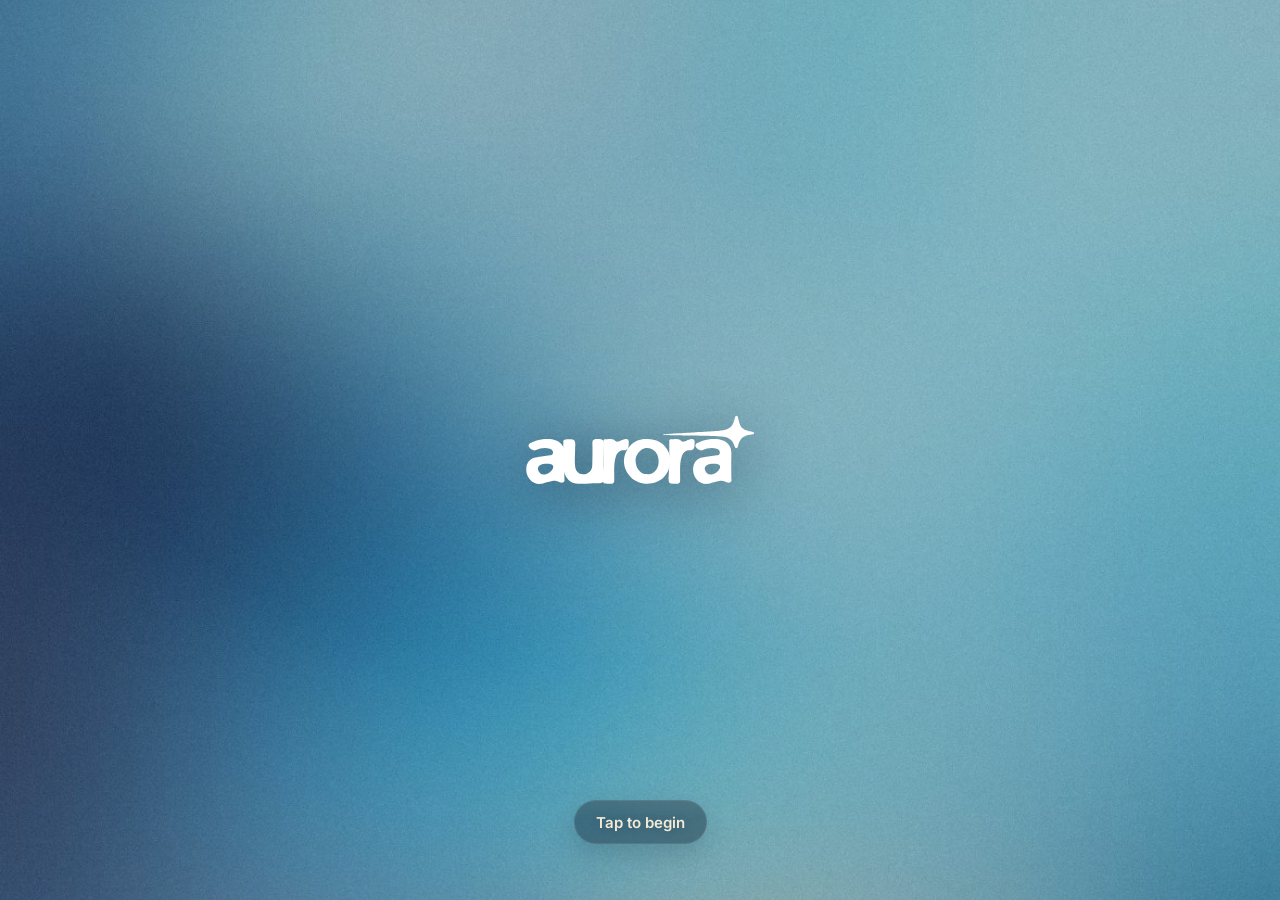
<file: index.html>
<!doctype html>
<html lang="en">
<head>
<meta charset="utf-8">
<meta name="viewport" content="width=device-width, initial-scale=1, viewport-fit=cover, maximum-scale=1, user-scalable=no">
<title>Aurora</title>
<meta name="description" content="Aurora — your day, cards, board and plan.">
<meta name="theme-color" content="#060b1c">
<meta name="apple-mobile-web-app-capable" content="yes">
<meta name="mobile-web-app-capable" content="yes">
<meta name="apple-mobile-web-app-status-bar-style" content="black-translucent">
<meta name="apple-mobile-web-app-title" content="Aurora">
<meta name="format-detection" content="telephone=no">
<link rel="manifest" href="manifest.webmanifest">
<link rel="apple-touch-icon" href="icon-180.png">
<link rel="icon" href="icon-192.png">
<link rel="preload" href="fonts/inter-latin-500-normal.woff2" as="font" type="font/woff2" crossorigin>
<link rel="preload" href="fonts/bricolage-grotesque-latin-800-normal.woff2" as="font" type="font/woff2" crossorigin>
<link rel="stylesheet" href="app.css?v=17">
<link rel="stylesheet" href="desktop.css?v=17">
</head>
<body>
<div id="bg" aria-hidden="true"><img class="wall" id="wallImg" src="wall.jpg" alt=""><div class="dim" id="wallDim"></div><div class="aura"><i class="a1"></i><i class="a2"></i><i class="a3"></i></div></div>
<main id="app">
  <section class="scr" id="s-home" aria-label="Home"></section>
  <section class="scr" id="s-spaces" aria-label="Spaces"></section>
  <section class="scr" id="s-board" aria-label="Board"></section>
  <section class="scr" id="s-plan" aria-label="Plan"></section>
  <section class="scr push" id="s-card" aria-label="Card"></section>
  <section class="scr push" id="s-settings" aria-label="Settings"></section>
</main>
<nav class="nav" id="nav" aria-label="Main">
  <div class="bar frost" role="tablist"></div>
  <button class="plus cr press" id="plusBtn" aria-label="Add"></button>
</nav>
<div id="desk"></div>
<div id="scrim"></div>
<div id="sheet" class="frost" role="dialog" aria-modal="true"></div>
<div id="viewer" role="dialog" aria-modal="true"></div>
<div id="toast" role="status" aria-live="polite"></div>
<div id="vlayer" role="dialog" aria-modal="true"></div>
<div id="welcome"></div>
<input type="file" id="fileIn" accept="image/*,video/*" hidden>
<input type="file" id="wallIn" accept="image/*" hidden>
<input type="file" id="restoreIn" accept="application/json,.json" hidden>
<script src="js/core.js?v=17"></script>
<script src="js/ui.js?v=17"></script>
<script src="js/screens.js?v=17"></script>
<script src="js/sheets.js?v=17"></script>
<script src="js/push.js?v=17"></script>
<script src="js/sync.js?v=17"></script>
<script src="js/spolu.js?v=17"></script>
<script src="js/app.js?v=17"></script>
<script src="js/desktop.js?v=17"></script>
</body>
</html>
</file>
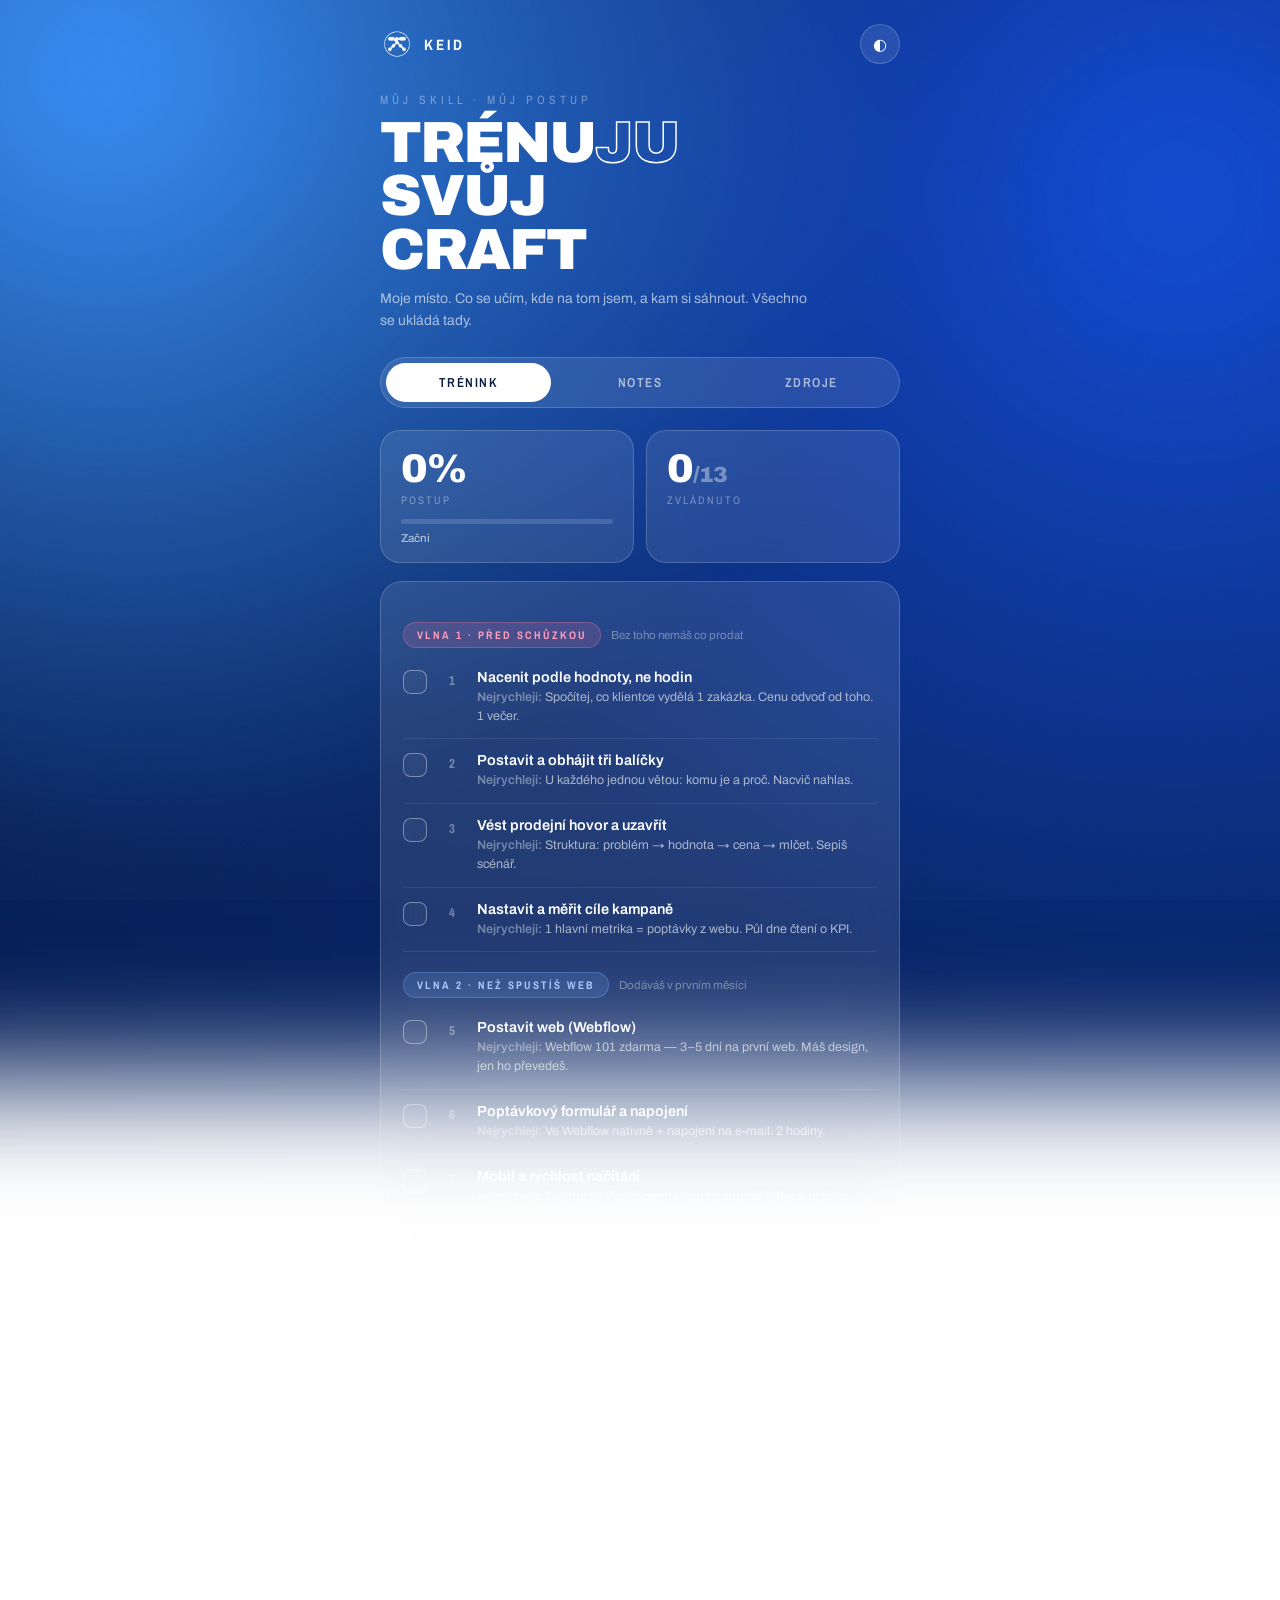
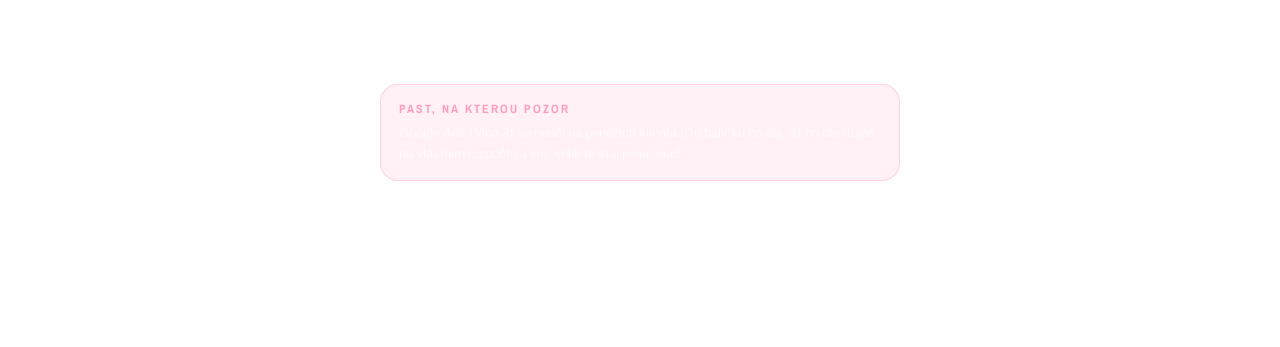
<file: keid-skill.html>
<!DOCTYPE html>
<html lang="cs">
<head>
<meta charset="UTF-8">
<meta name="viewport" content="width=device-width, initial-scale=1.0">
<title>KEID · Můj skill</title>
<link href="https://fonts.googleapis.com/css2?family=Archivo:wght@400;500;600;700;800;900&family=Archivo+Narrow:wght@500;600;700&display=swap" rel="stylesheet">
<style>
*,*::before,*::after{box-sizing:border-box;margin:0;padding:0}
:root{
  --txt:#fff;
  --txt-dim:rgba(255,255,255,0.62);
  --txt-faint:rgba(255,255,255,0.38);
  --glass:rgba(255,255,255,0.10);
  --glass-hi:rgba(255,255,255,0.16);
  --glass-line:rgba(255,255,255,0.18);
  --accent:#4a7cff;
  --g1:#0a1a3f; --g2:#1e4bb8; --g3:#4a90e2; --g4:#0d2456;
}
html{scroll-behavior:smooth}
body{
  font-family:'Archivo',sans-serif;color:var(--txt);
  min-height:100vh;overflow-x:hidden;position:relative;
  -webkit-font-smoothing:antialiased;
}
.bg{
  position:fixed;inset:-20%;z-index:-2;
  background:radial-gradient(circle at 20% 20%,var(--g3) 0%,transparent 45%),
             radial-gradient(circle at 80% 30%,var(--g2) 0%,transparent 50%),
             radial-gradient(circle at 50% 80%,var(--g4) 0%,transparent 55%),
             linear-gradient(135deg,var(--g1),var(--g4));
  filter:blur(60px) saturate(1.3);
  animation:drift 22s ease-in-out infinite alternate;
}
.bg-grain{position:fixed;inset:0;z-index:-1;opacity:0.04;pointer-events:none;
  background-image:url("data:image/svg+xml,%3Csvg xmlns='http://www.w3.org/2000/svg' width='120' height='120'%3E%3Cfilter id='n'%3E%3CfeTurbulence type='fractalNoise' baseFrequency='0.8' numOctaves='3'/%3E%3C/filter%3E%3Crect width='100%25' height='100%25' filter='url(%23n)'/%3E%3C/svg%3E");}
@keyframes drift{
  0%{transform:translate(0,0) scale(1)}
  50%{transform:translate(-3%,2%) scale(1.05)}
  100%{transform:translate(2%,-2%) scale(1.02)}
}

.wrap{max-width:560px;margin:0 auto;padding:24px 20px 120px;position:relative}

/* TOP BAR */
.topbar{display:flex;align-items:center;justify-content:space-between;margin-bottom:28px}
.brand{display:flex;align-items:center;gap:10px}
.brand img{width:34px;height:34px;object-fit:contain;opacity:0.95}
.brand-txt{font-family:'Archivo Narrow',sans-serif;font-weight:700;font-size:15px;letter-spacing:3px;color:var(--txt)}
.vibe-btn{width:40px;height:40px;border-radius:50%;border:1px solid var(--glass-line);
  background:var(--glass);backdrop-filter:blur(20px);-webkit-backdrop-filter:blur(20px);
  cursor:pointer;display:flex;align-items:center;justify-content:center;font-size:16px;transition:all .2s;color:var(--txt)}
.vibe-btn:hover{background:var(--glass-hi);transform:scale(1.05)}

/* HERO */
.hero{margin-bottom:24px}
.hero-label{font-family:'Archivo Narrow',sans-serif;font-size:12px;letter-spacing:4px;text-transform:uppercase;color:var(--txt-faint);margin-bottom:8px}
.hero-title{font-weight:900;font-size:clamp(38px,11vw,58px);line-height:0.92;letter-spacing:-2px;text-transform:uppercase}
.hero-title em{font-style:normal;-webkit-text-stroke:1.5px var(--txt);color:transparent}
.hero-sub{font-size:14px;color:var(--txt-dim);line-height:1.6;margin-top:12px;max-width:440px;font-weight:400}

/* TABS */
.tabs{display:flex;gap:6px;margin-bottom:22px;background:var(--glass);border:1px solid var(--glass-line);
  backdrop-filter:blur(20px);-webkit-backdrop-filter:blur(20px);border-radius:50px;padding:5px}
.tab{flex:1;padding:11px 8px;border-radius:50px;font-family:'Archivo Narrow',sans-serif;font-weight:600;
  font-size:13px;letter-spacing:1.5px;text-transform:uppercase;text-align:center;cursor:pointer;
  color:var(--txt-dim);transition:all .2s;border:none;background:transparent}
.tab.active{background:var(--txt);color:var(--g1)}

.view{display:none;animation:fade .35s ease}
.view.visible{display:block}
@keyframes fade{from{opacity:0;transform:translateY(8px)}to{opacity:1;transform:translateY(0)}}

/* GLASS CARD */
.glass{background:var(--glass);border:1px solid var(--glass-line);border-radius:22px;
  backdrop-filter:blur(24px);-webkit-backdrop-filter:blur(24px);padding:22px;margin-bottom:14px}
.glass-tag{font-family:'Archivo Narrow',sans-serif;font-size:11px;letter-spacing:3px;text-transform:uppercase;color:var(--txt-faint);margin-bottom:12px}

/* PROGRESS */
.prog-row{display:flex;gap:12px;margin-bottom:18px}
.prog-card{flex:1;background:var(--glass);border:1px solid var(--glass-line);border-radius:20px;
  backdrop-filter:blur(24px);-webkit-backdrop-filter:blur(24px);padding:18px 20px}
.prog-num{font-weight:900;font-size:40px;line-height:1;letter-spacing:-1px}
.prog-label{font-family:'Archivo Narrow',sans-serif;font-size:11px;letter-spacing:2px;text-transform:uppercase;color:var(--txt-faint);margin-top:4px}
.prog-bar{height:5px;background:rgba(255,255,255,0.14);border-radius:3px;margin-top:12px;overflow:hidden}
.prog-fill{height:100%;width:0;background:var(--txt);border-radius:3px;transition:width .5s cubic-bezier(.2,.8,.2,1)}
.prog-verdict{font-size:11.5px;color:var(--txt-dim);margin-top:8px;font-weight:500}

/* WAVE */
.wave-head{display:flex;align-items:center;gap:10px;margin:20px 0 8px}
.wave-pill{font-family:'Archivo Narrow',sans-serif;font-size:11px;letter-spacing:2px;text-transform:uppercase;
  font-weight:700;padding:5px 13px;border-radius:50px;border:1px solid var(--glass-line)}
.wp1{background:rgba(255,120,160,0.16);color:#ff9bbd;border-color:rgba(255,120,160,0.3)}
.wp2{background:rgba(120,180,255,0.16);color:#a9c8ff;border-color:rgba(120,180,255,0.3)}
.wp3{background:var(--glass);color:var(--txt-dim)}
.wave-sub{font-size:11.5px;color:var(--txt-faint)}

/* SKILL */
.skill{display:flex;gap:13px;padding:13px 0;border-bottom:1px solid rgba(255,255,255,0.08);align-items:flex-start}
.skill:last-child{border-bottom:none}
.check{flex-shrink:0;width:24px;height:24px;border-radius:8px;border:1.5px solid var(--txt-faint);
  cursor:pointer;display:flex;align-items:center;justify-content:center;margin-top:1px;transition:all .18s;background:rgba(255,255,255,0.04)}
.check.done{background:var(--txt);border-color:var(--txt)}
.check.done::after{content:'✓';color:var(--g1);font-size:14px;font-weight:900}
.s-num{flex-shrink:0;width:24px;text-align:center;font-family:'Archivo Narrow',sans-serif;font-weight:700;font-size:13px;color:var(--txt-faint);margin-top:3px}
.s-body{flex:1;min-width:0}
.s-title{font-weight:600;font-size:14.5px;margin-bottom:3px;transition:all .18s}
.s-title.done{color:var(--txt-faint);text-decoration:line-through}
.s-fast{font-size:12.5px;color:var(--txt-dim);line-height:1.5;font-weight:400}
.s-fast b{color:var(--txt-faint);font-weight:600}

.warn-box{background:rgba(255,120,160,0.10);border:1px solid rgba(255,120,160,0.28);border-radius:18px;padding:16px 18px;margin-bottom:14px}
.warn-title{font-family:'Archivo Narrow',sans-serif;font-weight:700;font-size:12px;letter-spacing:2px;text-transform:uppercase;color:#ff9bbd;margin-bottom:6px}
.warn-body{font-size:13px;color:var(--txt-dim);line-height:1.6}

.reset{font-family:'Archivo Narrow',sans-serif;font-size:11px;letter-spacing:2px;text-transform:uppercase;color:var(--txt-faint);cursor:pointer;margin-top:18px;display:inline-block;transition:color .2s}
.reset:hover{color:#ff9bbd}

/* NOTES */
.note-input{width:100%;background:rgba(255,255,255,0.06);border:1px solid var(--glass-line);border-radius:16px;
  padding:14px 16px;color:var(--txt);font-family:'Archivo',sans-serif;font-size:14.5px;line-height:1.5;resize:vertical;min-height:80px}
.note-input::placeholder{color:var(--txt-faint)}
.note-input:focus{outline:none;border-color:var(--glass-hi);background:rgba(255,255,255,0.09)}
.note-add{margin-top:10px;width:100%;padding:13px;border-radius:14px;border:none;background:var(--txt);color:var(--g1);
  font-family:'Archivo Narrow',sans-serif;font-weight:700;font-size:13px;letter-spacing:2px;text-transform:uppercase;cursor:pointer;transition:transform .15s}
.note-add:active{transform:scale(.98)}
.entry{background:rgba(255,255,255,0.06);border:1px solid rgba(255,255,255,0.10);border-radius:16px;padding:14px 16px;margin-bottom:10px;position:relative}
.entry-date{font-family:'Archivo Narrow',sans-serif;font-size:10.5px;letter-spacing:2px;text-transform:uppercase;color:var(--txt-faint);margin-bottom:6px}
.entry-text{font-size:14px;line-height:1.55;color:var(--txt);white-space:pre-wrap;word-break:break-word}
.entry-del{position:absolute;top:12px;right:14px;color:var(--txt-faint);cursor:pointer;font-size:16px;line-height:1;transition:color .2s}
.entry-del:hover{color:#ff9bbd}
.empty{text-align:center;color:var(--txt-faint);font-size:13px;padding:20px 0}

/* RES */
.res{display:block;background:rgba(255,255,255,0.06);border:1px solid var(--glass-line);border-radius:16px;
  padding:15px 18px;margin-bottom:10px;text-decoration:none;transition:all .2s}
.res:hover{background:rgba(255,255,255,0.11);transform:translateX(3px)}
.res-t{font-weight:600;font-size:14px;color:var(--txt);margin-bottom:3px;display:flex;align-items:center;gap:8px}
.res-t span{font-family:'Archivo Narrow',sans-serif;font-size:10.5px;letter-spacing:1px;text-transform:uppercase;color:var(--txt-faint)}
.res-d{font-size:12.5px;color:var(--txt-dim);line-height:1.5}

.mini-h{font-family:'Archivo Narrow',sans-serif;font-weight:700;font-size:12px;letter-spacing:2px;text-transform:uppercase;color:var(--txt-faint);margin:22px 0 12px}

@media(max-width:480px){.wrap{padding:20px 16px 120px}.hero-title{letter-spacing:-1px}}
</style>
</head>
<body>
<div class="bg" id="bg"></div>
<div class="bg-grain"></div>

<div class="wrap">

  <div class="topbar">
    <div class="brand">
      <img src="[data-uri]" alt="KEID">
      <span class="brand-txt">KEID</span>
    </div>
    <div class="vibe-btn" onclick="cycleVibe()" title="Změnit pozadí">◐</div>
  </div>

  <div class="hero">
    <div class="hero-label">Můj skill · můj postup</div>
    <h1 class="hero-title">TRÉNU<em>JU</em><br>SVŮJ<br>CRAFT</h1>
    <p class="hero-sub">Moje místo. Co se učím, kde na tom jsem, a kam si sáhnout. Všechno se ukládá tady.</p>
  </div>

  <div class="tabs">
    <button class="tab active" onclick="showView('trenink',this)">Trénink</button>
    <button class="tab" onclick="showView('notes',this)">Notes</button>
    <button class="tab" onclick="showView('zdroje',this)">Zdroje</button>
  </div>

  <!-- TRENINK -->
  <div id="trenink" class="view visible">
    <div class="prog-row">
      <div class="prog-card">
        <div class="prog-num" id="pct">0%</div>
        <div class="prog-label">Postup</div>
        <div class="prog-bar"><div class="prog-fill" id="pfill"></div></div>
        <div class="prog-verdict" id="verdict">Začni</div>
      </div>
      <div class="prog-card">
        <div class="prog-num" id="count">0<span style="font-size:22px;color:var(--txt-faint)">/13</span></div>
        <div class="prog-label">Zvládnuto</div>
      </div>
    </div>
    <div class="glass" style="padding:20px 22px 8px" id="skill-wrap"></div>
    <div class="warn-box">
      <div class="warn-title">Past, na kterou pozor</div>
      <div class="warn-body">Google Ads (Vlna 3) se neučí na penězích klienta. Do balíčku ho dej, až ho otestuješ na vlastním rozpočtu a víš, kolik tě stál jeden lead.</div>
    </div>
    <span class="reset" onclick="resetSkills()">Vynulovat postup</span>
  </div>

  <!-- NOTES -->
  <div id="notes" class="view">
    <div class="glass">
      <div class="glass-tag">Rychlý zápis</div>
      <textarea class="note-input" id="note-in" placeholder="Co ses dnes naučil? Nápad, poznámka, cokoli..."></textarea>
      <button class="note-add" onclick="addNote()">Přidat zápis</button>
    </div>
    <div class="mini-h">Historie</div>
    <div id="entries"></div>
  </div>

  <!-- ZDROJE -->
  <div id="zdroje" class="view">
    <div class="glass">
      <div class="glass-tag">Vlna 1 · nacenění podle hodnoty</div>
      <a class="res" href="https://solohourly.com/guides/value-based-pricing-for-freelancers" target="_blank">
        <div class="res-t">Value-Based Pricing for Freelancers <span>guide ↗</span></div>
        <div class="res-d">Cenu počítáš jako malé % z dopadu na klienta. Přesně ten vzorec pro balíčky.</div></a>
      <a class="res" href="https://medium.com/the-apartment/a-freelancers-guide-to-value-based-pricing-5c7c29580cd6" target="_blank">
        <div class="res-t">A freelancer's guide to value based pricing <span>článek ↗</span></div>
        <div class="res-d">Krátké a srozumitelné, s příkladem jak z hodnoty odvodit cenu.</div></a>
    </div>
    <div class="glass">
      <div class="glass-tag">Vlna 2 · postavit web</div>
      <a class="res" href="https://university.webflow.com/courses/webflow-101" target="_blank">
        <div class="res-t">Webflow 101 <span>kurz zdarma ↗</span></div>
        <div class="res-d">Postavíš celou landing page krok za krokem. Nejlepší start.</div></a>
      <a class="res" href="https://university.webflow.com/learning-paths/webflow-design-basics" target="_blank">
        <div class="res-t">Webflow design basics <span>learning path ↗</span></div>
        <div class="res-d">Od plánu po publikaci: struktura, styl, responzivita, CMS.</div></a>
      <a class="res" href="https://university.webflow.com/courses" target="_blank">
        <div class="res-t">Kurzy: formuláře, SEO, analytics <span>přehled ↗</span></div>
        <div class="res-d">Přesně Vlna 2, body 6–9. Vše na jednom místě.</div></a>
    </div>
    <div class="glass">
      <div class="glass-tag">Vlna 2 · LinkedIn pro B2B</div>
      <a class="res" href="https://salesbread.com/linkedin-marketing-tactics/" target="_blank">
        <div class="res-t">2026 LinkedIn tactics for B2B <span>článek ↗</span></div>
        <div class="res-d">Nepostuj denně, postuj promyšleně. Profil = důkaz expertízy.</div></a>
      <a class="res" href="https://www.balistro.com/linkedin-marketing-strategies-b2b-lead-generation-2026/" target="_blank">
        <div class="res-t">10 LinkedIn strategií pro B2B leady <span>playbook ↗</span></div>
        <div class="res-d">Jak nastavit profil, co pinovat, jak komentovat u prospektů.</div></a>
    </div>
  </div>

</div>

<script>
const VIBES=[
  {n:"aurora",g1:"#0a1a3f",g2:"#1e4bb8",g3:"#4a90e2",g4:"#0d2456",acc:"#4a7cff"},
  {n:"magenta",g1:"#2a0a2e",g2:"#b81e7c",g3:"#e24a90",g4:"#3d0d2a",acc:"#ff4a9c"},
  {n:"sunset",g1:"#2e1a0a",g2:"#b8611e",g3:"#e2a04a",g4:"#3d1a0d",acc:"#ff9c4a"},
  {n:"emerald",g1:"#0a2e1f",g2:"#1eb87c",g3:"#4ae2a0",g4:"#0d3d2a",acc:"#4affb0"},
  {n:"violet",g1:"#1a0a2e",g2:"#6b1eb8",g3:"#a04ae2",g4:"#2a0d3d",acc:"#a04aff"},
];
const SKILLS=[
  {w:1,items:[
    {t:"Nacenit podle hodnoty, ne hodin",f:"Spočítej, co klientce vydělá 1 zakázka. Cenu odvoď od toho. 1 večer."},
    {t:"Postavit a obhájit tři balíčky",f:"U každého jednou větou: komu je a proč. Nacvič nahlas."},
    {t:"Vést prodejní hovor a uzavřít",f:"Struktura: problém → hodnota → cena → mlčet. Sepiš scénář."},
    {t:"Nastavit a měřit cíle kampaně",f:"1 hlavní metrika = poptávky z webu. Půl dne čtení o KPI."},
  ]},
  {w:2,items:[
    {t:"Postavit web (Webflow)",f:"Webflow 101 zdarma — 3–5 dní na první web. Máš design, jen ho převedeš."},
    {t:"Poptávkový formulář a napojení",f:"Ve Webflow nativně + napojení na e-mail. 2 hodiny."},
    {t:"Mobil a rychlost načítání",f:"Otestuj na PageSpeed Insights, zmenši fotky. 1 hodina."},
    {t:"Měření návštěvnosti (Analytics)",f:"GA4 — vlož kód, nastav cíl 'odeslání formuláře'. 1 hodina."},
    {t:"Základní on-page SEO",f:"Titulky, popisky, alt texty, H1–H3. Půl dne."},
    {t:"Rozjet a psát LinkedIn pro B2B",f:"Firemní profil + 4 case studies. Sleduj 5 dobrých B2B účtů."},
  ]},
  {w:3,items:[
    {t:"Založit a spravovat Google Ads",f:"Skillshop zdarma. Netrénuj na klientových penězích."},
    {t:"Cílit a vyhodnocovat reklamu",f:"Klíč: umět říct, kolik stál 1 lead. Uč se s reálnou kampaní."},
    {t:"Hlídat rozpočet a ROAS",f:"Vzorec: výnos ÷ útrata. Zatím odlož."},
  ]},
];
const WM={1:{p:"Vlna 1 · před schůzkou",c:"wp1",s:"Bez toho nemáš co prodat"},2:{p:"Vlna 2 · než spustíš web",c:"wp2",s:"Dodáváš v prvním měsíci"},3:{p:"Vlna 3 · až později",c:"wp3",s:"Do balíčku dej, až umíš"}};

const KEY='keid-skill-v1';
function load(){try{return JSON.parse(localStorage.getItem(KEY))||{}}catch(e){return{}}}
function save(){try{localStorage.setItem(KEY,JSON.stringify(store))}catch(e){}}
let store=load();
if(!store.done)store.done={};
if(!store.entries)store.entries=[];
if(store.vibe==null)store.vibe=0;

let flat=[];SKILLS.forEach(g=>g.items.forEach(it=>flat.push(it)));

function applyVibe(){
  const v=VIBES[store.vibe];const r=document.documentElement.style;
  r.setProperty('--g1',v.g1);r.setProperty('--g2',v.g2);r.setProperty('--g3',v.g3);r.setProperty('--g4',v.g4);r.setProperty('--accent',v.acc);
}
function cycleVibe(){store.vibe=(store.vibe+1)%VIBES.length;save();applyVibe();}

function renderSkills(){
  let html='';let n=0;
  [1,2,3].forEach(w=>{
    const m=WM[w];
    html+='<div class="wave-head"><span class="wave-pill '+m.c+'">'+m.p+'</span><span class="wave-sub">'+m.s+'</span></div>';
    SKILLS.find(g=>g.w===w).items.forEach(it=>{
      const d=store.done[n];
      html+='<div class="skill"><div class="check '+(d?'done':'')+'" onclick="toggle('+n+')"></div>'+
        '<div class="s-num">'+(n+1)+'</div><div class="s-body"><div class="s-title '+(d?'done':'')+'">'+it.t+'</div>'+
        '<div class="s-fast"><b>Nejrychleji:</b> '+it.f+'</div></div></div>';
      n++;
    });
  });
  document.getElementById('skill-wrap').innerHTML=html;
  updateProg();
}
function toggle(i){store.done[i]=!store.done[i];save();renderSkills();}
function resetSkills(){store.done={};save();renderSkills();}
function updateProg(){
  const tot=flat.length;let d=0;for(let i=0;i<tot;i++)if(store.done[i])d++;
  const pct=Math.round(d/tot*100);
  document.getElementById('pct').textContent=pct+'%';
  document.getElementById('pfill').style.width=pct+'%';
  document.getElementById('count').innerHTML=d+'<span style="font-size:22px;color:var(--txt-faint)">/'+tot+'</span>';
  const v=document.getElementById('verdict');
  if(pct>=85)v.textContent='Umíš to celé';
  else if(pct>=50)v.textContent='Standard zvládneš';
  else if(pct>=25)v.textContent='Základ máš';
  else if(pct>0)v.textContent='Sbírej Vlnu 1';
  else v.textContent='Začni';
}

function addNote(){
  const ta=document.getElementById('note-in');const t=ta.value.trim();
  if(!t)return;
  const d=new Date();
  const date=d.getDate()+'. '+(d.getMonth()+1)+'. '+d.getFullYear();
  store.entries.unshift({date:date,text:t,id:Date.now()});
  save();ta.value='';renderEntries();
}
function delEntry(id){store.entries=store.entries.filter(e=>e.id!==id);save();renderEntries();}
function renderEntries(){
  const el=document.getElementById('entries');
  if(!store.entries.length){el.innerHTML='<div class="empty">Zatím žádné zápisy. Napiš první nahoře.</div>';return;}
  el.innerHTML=store.entries.map(e=>
    '<div class="entry"><div class="entry-date">'+e.date+'</div>'+
    '<div class="entry-del" onclick="delEntry('+e.id+')">×</div>'+
    '<div class="entry-text">'+e.text.replace(/</g,'&lt;')+'</div></div>'
  ).join('');
}

function showView(id,tab){
  document.querySelectorAll('.view').forEach(v=>v.classList.remove('visible'));
  document.querySelectorAll('.tab').forEach(t=>t.classList.remove('active'));
  document.getElementById(id).classList.add('visible');tab.classList.add('active');
}

applyVibe();renderSkills();renderEntries();
</script>
</body>
</html>
</file>
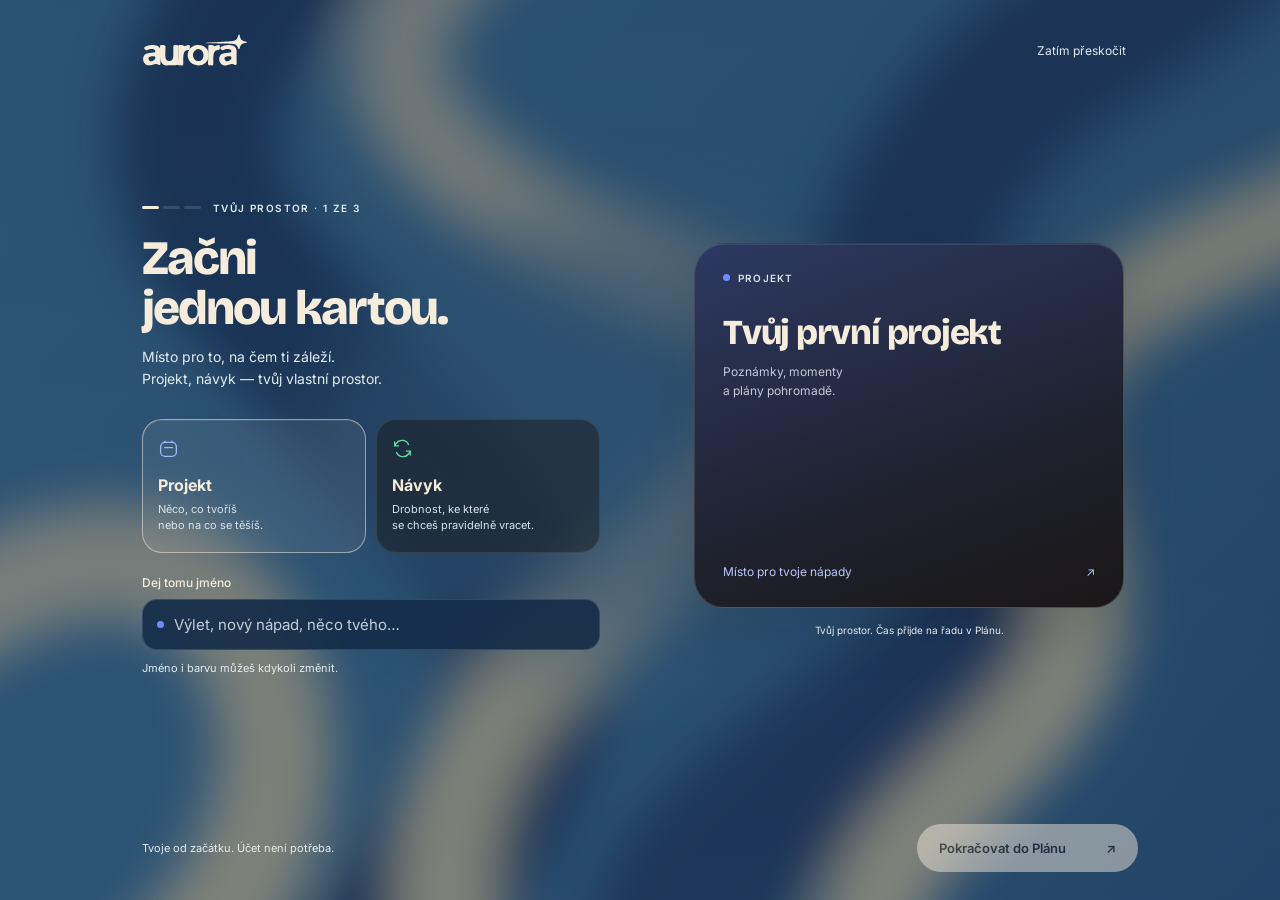
<file: onboarding-cs.html>
<!doctype html>
<html lang="cs"><head><meta charset="utf-8"><meta name="viewport" content="width=device-width,initial-scale=1,viewport-fit=cover"><title>Aurora · První karta</title>
<link rel="stylesheet" href="https://fonts.googleapis.com/css2?family=Bricolage+Grotesque:opsz,wght@12..96,500;12..96,700;12..96,800&family=Inter:wght@400;500;600&display=swap">
<style>
:root{color-scheme:dark;--ink:#f6ecdc;--mute:#c0b8ab;--accent:#6f8cff;font-family:Inter,system-ui,sans-serif;color:var(--ink);background:#1c1513}*{box-sizing:border-box}body{margin:0;min-height:100svh;background:linear-gradient(#17110c70,#17110c95),url(wall.jpg) center/cover fixed}button,input{font:inherit}button{cursor:pointer}button:focus-visible,input:focus-visible{outline:2px solid var(--ink);outline-offset:4px}button{color:inherit}.shell{max-width:1060px;margin:auto;min-height:100svh;display:flex;flex-direction:column;padding:28px 32px 24px}.top{display:flex;align-items:center;justify-content:space-between;min-height:44px}.logo{width:106px;height:34px;background:var(--ink);mask:url(aurora-logo.svg) center/contain no-repeat;-webkit-mask:url(aurora-logo.svg) center/contain no-repeat}.skip{font-size:12px;background:none;border:0;padding:12px;color:var(--mute)}main{flex:1;display:grid;grid-template-columns:1fr 1fr;align-items:center;gap:80px;padding:40px 0}.kicker{font-size:10px;letter-spacing:.14em;font-weight:600;text-transform:uppercase;color:var(--mute);display:flex;gap:12px;align-items:center}.progress{display:flex;gap:4px}.progress i{width:17px;height:3px;background:#f6ecdc25;border-radius:4px}.progress i:first-child{background:var(--ink)}h1{font-family:'Bricolage Grotesque',sans-serif;letter-spacing:-.04em;font-size:48px;line-height:1.04;margin:20px 0 12px;font-weight:800}.intro{color:var(--mute);font-size:14px;line-height:1.6;margin:0;max-width:345px}.choices{display:grid;grid-template-columns:1fr 1fr;gap:10px;margin:28px 0 22px}.choice{border:1px solid #ffffff18;border-radius:20px;padding:18px 15px;text-align:left;background:#17141170;transition:background .2s,border-color .2s,transform .2s}.choice[aria-pressed=true]{border-color:#f6ecdc85;background:#f6ecdc12;box-shadow:inset 0 1px #ffffff14}.choice:active{transform:scale(.98)}.choice strong{font-size:16px;display:block;margin:12px 0 6px}.choice small{color:var(--mute);font-size:11px;line-height:1.5;display:block}.choice svg{width:21px;height:21px}.project svg{color:#a6b6ff}.habit svg{color:#67d7a4}.field-label{display:block;font-size:12px;margin-bottom:9px;font-weight:500}.input-wrap{background:#18140f87;border:1px solid #ffffff20;border-radius:15px;padding:0 14px;display:flex;align-items:center;gap:10px}.input-wrap i{width:7px;height:7px;flex:none;border-radius:100%;background:var(--accent)}input{width:100%;padding:15px 0;color:var(--ink);border:0;background:none;font-size:15px;outline:none}input::placeholder{color:#d0c4b07c}.hint{font-size:11px;color:var(--mute);line-height:1.5;margin:10px 0 0}.card-wrap{padding:14px}.card{min-height:365px;border-radius:30px;padding:28px;background:linear-gradient(160deg,#2c3962,#1e202b 66%,#1a1717);border:1px solid #ffffff26;box-shadow:inset 0 1px #ffffff15,0 20px 60px #130b071f;display:flex;flex-direction:column;transition:background .25s}.card.habit-card{background:linear-gradient(155deg,#2c5b42,#202b24 66%,#1a1917)}.card-type{display:flex;align-items:center;gap:8px;text-transform:uppercase;letter-spacing:.12em;font-size:10px;font-weight:600;color:#c6c9d7}.card-type:before{content:'';width:7px;height:7px;background:var(--accent);border-radius:50%}.card h2{font:800 35px/1.04 'Bricolage Grotesque',sans-serif;letter-spacing:-.035em;margin:30px 0 12px;overflow-wrap:anywhere}.card p{color:#c6c9d7;font-size:12px;line-height:1.6;margin:0;max-width:210px}.card-bottom{margin-top:auto;padding-top:70px;display:flex;align-items:center;justify-content:space-between;font-size:12px;color:#b8c6ff}.card-bottom svg{width:18px;height:18px}.preview-caption{text-align:center;font-size:10px;color:#d2c8b4a0;margin:16px 0 0}.footer{display:flex;align-items:center;justify-content:space-between;padding:18px 0 4px;gap:24px}.footer-note{font-size:11px;color:var(--mute);display:flex;align-items:center;gap:8px}.footer-note svg{width:16px;height:16px}.continue{display:flex;align-items:center;justify-content:space-between;gap:40px;border:0;border-radius:99px;background:var(--ink);color:#1c1513;font-size:13px;font-weight:600;min-height:48px;min-width:205px;padding:0 22px}.continue svg{width:16px;height:16px}.continue:disabled{opacity:.48;cursor:default}.toast{position:fixed;left:50%;bottom:90px;transform:translateX(-50%);max-width:calc(100vw - 40px);padding:14px 20px;border-radius:18px;background:#f6ecdc;color:#1c1513;font-size:12px;box-shadow:0 8px 40px #0002}.toast[hidden]{display:none}
@media(max-width:700px){.shell{padding:18px 20px calc(18px + env(safe-area-inset-bottom));min-height:100svh}.top{min-height:42px}.logo{width:101px;height:32px}.skip{padding-right:0}main{display:flex;flex-direction:column;align-items:stretch;gap:20px;padding:30px 0 16px;flex:1}.kicker{font-size:9px}h1{font-size:35px;margin:17px 0 10px;max-width:300px}.intro{font-size:13px;line-height:1.6;max-width:315px}.choices{margin:22px 0 18px;gap:9px}.choice{padding:14px;border-radius:18px}.choice strong{font-size:15px;margin:9px 0 5px}.choice small{font-size:10px}.choice svg{height:18px;width:18px}.field-label{font-size:11px}.hint{font-size:10px}.card-wrap{padding:0}.card{min-height:135px;border-radius:22px;padding:18px 20px;position:relative}.card-type{font-size:8px}.card h2{font-size:25px;margin:13px 0 0;padding-right:16px}.card p{display:none}.card-bottom{padding-top:16px;font-size:10px}.preview-caption{display:none}.footer{padding:4px 0 0;display:block}.footer-note{justify-content:center;font-size:10px;margin-bottom:15px}.continue{width:100%;min-height:49px}.toast{bottom:85px}}
@media(max-height:750px) and (max-width:700px){main{padding-top:15px;gap:14px}h1{margin-top:12px;font-size:32px}.choices{margin:16px 0}.card{min-height:110px;padding:15px 18px}.card-bottom{padding-top:10px}.hint{margin-top:7px}.footer-note{margin-bottom:10px}}
@media(max-height:750px) and (max-width:700px){.shell{padding-top:12px;padding-bottom:12px}.top{min-height:38px}main{padding:10px 0;gap:12px}.hint{display:none}.choice{padding:12px}h1{font-size:30px}.card{min-height:100px}.card h2{font-size:23px}}
@media(prefers-reduced-motion:reduce){*{transition:none!important}}
</style><style>.shell{visibility:hidden}body[data-step] .shell{visibility:visible}body{background:linear-gradient(#18354f18,#18354f18),url(landing-blue.svg) center/cover fixed}.plan-preview{background:#142c49ed}.source-choice,.input-wrap,textarea,.segments{background:#142c49ab}.board-note{background:#eee9dc;color:#1d3654}.board-note .small-label,.board-note .note-tail{color:#52687c}.calendar-dialog{background:#193653}.footer-note{line-height:1.5}</style></head><body><div class="shell"><header class="top"><div class="logo" role="img" aria-label="Aurora"></div><button class="skip" id="skip">Zatím přeskočit</button></header>
<main><section><div class="kicker"><span class="progress" aria-hidden="true"><i></i><i></i><i></i></span>Podle tebe · 1 ze 3</div><h1>Začni<br>jednou kartou.</h1><p class="intro">Místo pro to, na čem ti záleží.<br>Projekt, návyk — tvůj vlastní prostor.</p>
<div class="choices" role="group" aria-label="Typ karty"><button class="choice project" data-type="project" aria-pressed="true"><svg viewBox="0 0 24 24" fill="none" stroke="currentColor" stroke-width="1.5"><rect x="3" y="5" width="18" height="16" rx="5"/><path d="M8 5V3m8 2V3M7 11h10"/></svg><strong>Projekt</strong><small>Něco, co tvoříš<br>nebo na co se těšíš.</small></button><button class="choice habit" data-type="habit" aria-pressed="false"><svg viewBox="0 0 24 24" fill="none" stroke="currentColor" stroke-width="1.5"><path d="M19 8a8 8 0 0 0-14-2L3 9m0-5v5h5M5 16a8 8 0 0 0 14 2l2-3m0 5v-5h-5"/></svg><strong>Návyk</strong><small>Drobnost, ke které<br>se chceš pravidelně vracet.</small></button></div>
<label class="field-label" for="name">Dej tomu jméno</label><div class="input-wrap"><i aria-hidden="true"></i><input id="name" placeholder="Výlet, nový nápad, něco tvého…" maxlength="45" autocomplete="off"></div><p class="hint">Jméno i barvu můžeš kdykoli změnit.</p></section>
<aside class="card-wrap" aria-label="Náhled tvé karty"><article class="card"><div class="card-type" id="card-type">Projekt</div><h2 id="card-name">Tvůj první projekt</h2><p>Poznámky, momenty<br>a plány pohromadě.</p><div class="card-bottom"><span>Místo pro tvoje nápady</span><svg viewBox="0 0 24 24" fill="none" stroke="currentColor" stroke-width="1.5"><path d="M6 18 18 6M6 6h12v12"/></svg></div></article><p class="preview-caption">Náhled tvé první karty</p></aside></main>
<footer class="footer"><div class="footer-note"><svg viewBox="0 0 24 24" fill="none" stroke="currentColor" stroke-width="1.5"><path d="M7 11V8a5 5 0 0 1 10 0v3"/><rect x="5" y="11" width="14" height="10" rx="4"/></svg>Tvoje od začátku. Účet není potřeba.</div><button class="continue" id="continue" disabled>Pokračovat<svg viewBox="0 0 24 24" fill="none" stroke="currentColor" stroke-width="1.6"><path d="M5 12h14m-5-5 5 5-5 5"/></svg></button></footer></div><div class="toast" role="status" hidden></div>
<link rel="stylesheet" href="flow-v4.css?v=4">
<script src="onboarding-cs.js?v=5"></script><link rel="stylesheet" href="integrated-onboarding.css?v=5"></body></html>
</file>
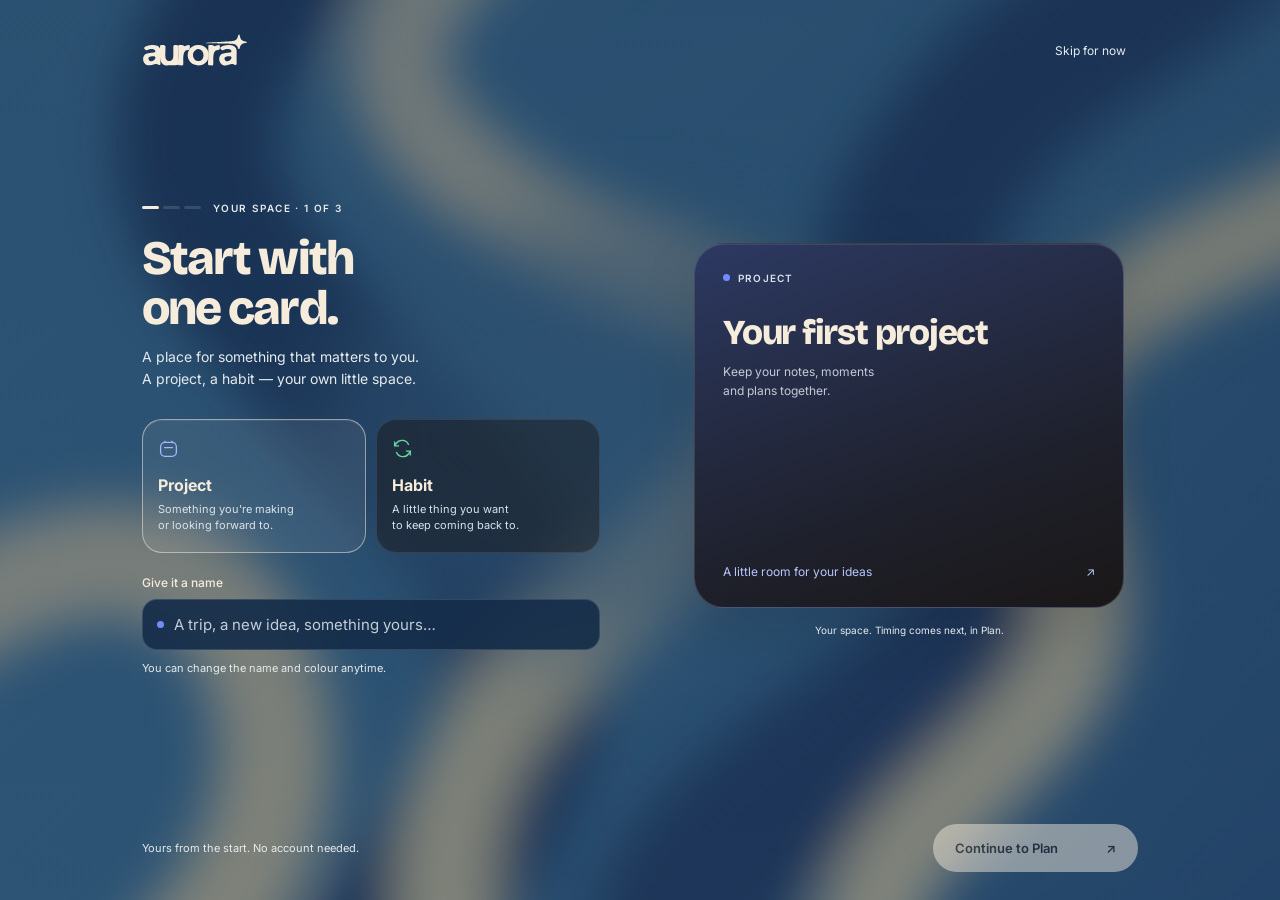
<file: onboarding.html>
<!doctype html>
<html lang="en"><head><meta charset="utf-8"><meta name="viewport" content="width=device-width,initial-scale=1,viewport-fit=cover"><title>Aurora · First card</title>
<link rel="stylesheet" href="https://fonts.googleapis.com/css2?family=Bricolage+Grotesque:opsz,wght@12..96,500;12..96,700;12..96,800&family=Inter:wght@400;500;600&display=swap">
<style>
:root{color-scheme:dark;--ink:#f6ecdc;--mute:#c0b8ab;--accent:#6f8cff;font-family:Inter,system-ui,sans-serif;color:var(--ink);background:#1c1513}*{box-sizing:border-box}body{margin:0;min-height:100svh;background:linear-gradient(#17110c70,#17110c95),url(wall.jpg) center/cover fixed}button,input{font:inherit}button{cursor:pointer}button:focus-visible,input:focus-visible{outline:2px solid var(--ink);outline-offset:4px}button{color:inherit}.shell{max-width:1060px;margin:auto;min-height:100svh;display:flex;flex-direction:column;padding:28px 32px 24px}.top{display:flex;align-items:center;justify-content:space-between;min-height:44px}.logo{width:106px;height:34px;background:var(--ink);mask:url(aurora-logo.svg) center/contain no-repeat;-webkit-mask:url(aurora-logo.svg) center/contain no-repeat}.skip{font-size:12px;background:none;border:0;padding:12px;color:var(--mute)}main{flex:1;display:grid;grid-template-columns:1fr 1fr;align-items:center;gap:80px;padding:40px 0}.kicker{font-size:10px;letter-spacing:.14em;font-weight:600;text-transform:uppercase;color:var(--mute);display:flex;gap:12px;align-items:center}.progress{display:flex;gap:4px}.progress i{width:17px;height:3px;background:#f6ecdc25;border-radius:4px}.progress i:first-child{background:var(--ink)}h1{font-family:'Bricolage Grotesque',sans-serif;letter-spacing:-.04em;font-size:48px;line-height:1.04;margin:20px 0 12px;font-weight:800}.intro{color:var(--mute);font-size:14px;line-height:1.6;margin:0;max-width:345px}.choices{display:grid;grid-template-columns:1fr 1fr;gap:10px;margin:28px 0 22px}.choice{border:1px solid #ffffff18;border-radius:20px;padding:18px 15px;text-align:left;background:#17141170;transition:background .2s,border-color .2s,transform .2s}.choice[aria-pressed=true]{border-color:#f6ecdc85;background:#f6ecdc12;box-shadow:inset 0 1px #ffffff14}.choice:active{transform:scale(.98)}.choice strong{font-size:16px;display:block;margin:12px 0 6px}.choice small{color:var(--mute);font-size:11px;line-height:1.5;display:block}.choice svg{width:21px;height:21px}.project svg{color:#a6b6ff}.habit svg{color:#67d7a4}.field-label{display:block;font-size:12px;margin-bottom:9px;font-weight:500}.input-wrap{background:#18140f87;border:1px solid #ffffff20;border-radius:15px;padding:0 14px;display:flex;align-items:center;gap:10px}.input-wrap i{width:7px;height:7px;flex:none;border-radius:100%;background:var(--accent)}input{width:100%;padding:15px 0;color:var(--ink);border:0;background:none;font-size:15px;outline:none}input::placeholder{color:#d0c4b07c}.hint{font-size:11px;color:var(--mute);line-height:1.5;margin:10px 0 0}.card-wrap{padding:14px}.card{min-height:365px;border-radius:30px;padding:28px;background:linear-gradient(160deg,#2c3962,#1e202b 66%,#1a1717);border:1px solid #ffffff26;box-shadow:inset 0 1px #ffffff15,0 20px 60px #130b071f;display:flex;flex-direction:column;transition:background .25s}.card.habit-card{background:linear-gradient(155deg,#2c5b42,#202b24 66%,#1a1917)}.card-type{display:flex;align-items:center;gap:8px;text-transform:uppercase;letter-spacing:.12em;font-size:10px;font-weight:600;color:#c6c9d7}.card-type:before{content:'';width:7px;height:7px;background:var(--accent);border-radius:50%}.card h2{font:800 35px/1.04 'Bricolage Grotesque',sans-serif;letter-spacing:-.035em;margin:30px 0 12px;overflow-wrap:anywhere}.card p{color:#c6c9d7;font-size:12px;line-height:1.6;margin:0;max-width:210px}.card-bottom{margin-top:auto;padding-top:70px;display:flex;align-items:center;justify-content:space-between;font-size:12px;color:#b8c6ff}.card-bottom svg{width:18px;height:18px}.preview-caption{text-align:center;font-size:10px;color:#d2c8b4a0;margin:16px 0 0}.footer{display:flex;align-items:center;justify-content:space-between;padding:18px 0 4px;gap:24px}.footer-note{font-size:11px;color:var(--mute);display:flex;align-items:center;gap:8px}.footer-note svg{width:16px;height:16px}.continue{display:flex;align-items:center;justify-content:space-between;gap:40px;border:0;border-radius:99px;background:var(--ink);color:#1c1513;font-size:13px;font-weight:600;min-height:48px;min-width:205px;padding:0 22px}.continue svg{width:16px;height:16px}.continue:disabled{opacity:.48;cursor:default}.toast{position:fixed;left:50%;bottom:90px;transform:translateX(-50%);max-width:calc(100vw - 40px);padding:14px 20px;border-radius:18px;background:#f6ecdc;color:#1c1513;font-size:12px;box-shadow:0 8px 40px #0002}.toast[hidden]{display:none}
@media(max-width:700px){.shell{padding:18px 20px calc(18px + env(safe-area-inset-bottom));min-height:100svh}.top{min-height:42px}.logo{width:101px;height:32px}.skip{padding-right:0}main{display:flex;flex-direction:column;align-items:stretch;gap:20px;padding:30px 0 16px;flex:1}.kicker{font-size:9px}h1{font-size:35px;margin:17px 0 10px;max-width:300px}.intro{font-size:13px;line-height:1.6;max-width:315px}.choices{margin:22px 0 18px;gap:9px}.choice{padding:14px;border-radius:18px}.choice strong{font-size:15px;margin:9px 0 5px}.choice small{font-size:10px}.choice svg{height:18px;width:18px}.field-label{font-size:11px}.hint{font-size:10px}.card-wrap{padding:0}.card{min-height:135px;border-radius:22px;padding:18px 20px;position:relative}.card-type{font-size:8px}.card h2{font-size:25px;margin:13px 0 0;padding-right:16px}.card p{display:none}.card-bottom{padding-top:16px;font-size:10px}.preview-caption{display:none}.footer{padding:4px 0 0;display:block}.footer-note{justify-content:center;font-size:10px;margin-bottom:15px}.continue{width:100%;min-height:49px}.toast{bottom:85px}}
@media(max-height:750px) and (max-width:700px){main{padding-top:15px;gap:14px}h1{margin-top:12px;font-size:32px}.choices{margin:16px 0}.card{min-height:110px;padding:15px 18px}.card-bottom{padding-top:10px}.hint{margin-top:7px}.footer-note{margin-bottom:10px}}
@media(max-height:750px) and (max-width:700px){.shell{padding-top:12px;padding-bottom:12px}.top{min-height:38px}main{padding:10px 0;gap:12px}.hint{display:none}.choice{padding:12px}h1{font-size:30px}.card{min-height:100px}.card h2{font-size:23px}}
@media(prefers-reduced-motion:reduce){*{transition:none!important}}
</style><style>.shell{visibility:hidden}body[data-step] .shell{visibility:visible}body{background:linear-gradient(#18354f18,#18354f18),url(landing-blue.svg) center/cover fixed}.plan-preview{background:#142c49ed}.source-choice,.input-wrap,textarea,.segments{background:#142c49ab}.board-note{background:#eee9dc;color:#1d3654}.board-note .small-label,.board-note .note-tail{color:#52687c}.calendar-dialog{background:#193653}.footer-note{line-height:1.5}</style></head><body><div class="shell"><header class="top"><div class="logo" role="img" aria-label="Aurora"></div><button class="skip" id="skip">Skip for now</button></header>
<main><section><div class="kicker"><span class="progress" aria-hidden="true"><i></i><i></i><i></i></span>Make it yours · 1 of 3</div><h1>Start with<br>one card.</h1><p class="intro">A place for something that matters to you.<br>A project, a habit — your own little space.</p>
<div class="choices" role="group" aria-label="Card type"><button class="choice project" data-type="project" aria-pressed="true"><svg viewBox="0 0 24 24" fill="none" stroke="currentColor" stroke-width="1.5"><rect x="3" y="5" width="18" height="16" rx="5"/><path d="M8 5V3m8 2V3M7 11h10"/></svg><strong>Project</strong><small>Something you're making<br>or looking forward to.</small></button><button class="choice habit" data-type="habit" aria-pressed="false"><svg viewBox="0 0 24 24" fill="none" stroke="currentColor" stroke-width="1.5"><path d="M19 8a8 8 0 0 0-14-2L3 9m0-5v5h5M5 16a8 8 0 0 0 14 2l2-3m0 5v-5h-5"/></svg><strong>Habit</strong><small>A little thing you want<br>to keep coming back to.</small></button></div>
<label class="field-label" for="name">Give it a name</label><div class="input-wrap"><i aria-hidden="true"></i><input id="name" placeholder="A trip, a new idea, something yours…" maxlength="45" autocomplete="off"></div><p class="hint">You can change the name and colour anytime.</p></section>
<aside class="card-wrap" aria-label="Your card preview"><article class="card"><div class="card-type" id="card-type">Project</div><h2 id="card-name">Your first project</h2><p>Keep your notes, moments<br>and plans together.</p><div class="card-bottom"><span>A little room for your ideas</span><svg viewBox="0 0 24 24" fill="none" stroke="currentColor" stroke-width="1.5"><path d="M6 18 18 6M6 6h12v12"/></svg></div></article><p class="preview-caption">A preview of your first card</p></aside></main>
<footer class="footer"><div class="footer-note"><svg viewBox="0 0 24 24" fill="none" stroke="currentColor" stroke-width="1.5"><path d="M7 11V8a5 5 0 0 1 10 0v3"/><rect x="5" y="11" width="14" height="10" rx="4"/></svg>Yours from the start. No account needed.</div><button class="continue" id="continue" disabled>Continue<svg viewBox="0 0 24 24" fill="none" stroke="currentColor" stroke-width="1.6"><path d="M5 12h14m-5-5 5 5-5 5"/></svg></button></footer></div><div class="toast" role="status" hidden></div>
<link rel="stylesheet" href="flow-v4.css?v=4">
<script src="onboarding.js?v=5"></script><link rel="stylesheet" href="integrated-onboarding.css?v=5"></body></html>
</file>
<file: app.css>
@font-face{font-family:'Inter';font-weight:400;font-display:swap;src:url(fonts/inter-latin-400-normal.woff2) format('woff2');unicode-range:U+0000-00FF,U+0131,U+0152-0153,U+02BB-02BC,U+02C6,U+02DA,U+02DC,U+0304,U+0308,U+0329,U+2000-206F,U+20AC,U+2122,U+2191,U+2193,U+2212,U+2215,U+FEFF,U+FFFD}
@font-face{font-family:'Inter';font-weight:400;font-display:swap;src:url(fonts/inter-latin-ext-400-normal.woff2) format('woff2');unicode-range:U+0100-02BA,U+02BD-02C5,U+02C7-02CC,U+02CE-02D7,U+02DD-02FF,U+0304,U+0308,U+0329,U+1D00-1DBF,U+1E00-1E9F,U+1EF2-1EFF,U+2020,U+20A0-20AB,U+20AD-20C0,U+2113,U+2C60-2C7F,U+A720-A7FF}
@font-face{font-family:'Inter';font-weight:500;font-display:swap;src:url(fonts/inter-latin-500-normal.woff2) format('woff2');unicode-range:U+0000-00FF,U+0131,U+0152-0153,U+02BB-02BC,U+02C6,U+02DA,U+02DC,U+0304,U+0308,U+0329,U+2000-206F,U+20AC,U+2122,U+2191,U+2193,U+2212,U+2215,U+FEFF,U+FFFD}
@font-face{font-family:'Inter';font-weight:500;font-display:swap;src:url(fonts/inter-latin-ext-500-normal.woff2) format('woff2');unicode-range:U+0100-02BA,U+02BD-02C5,U+02C7-02CC,U+02CE-02D7,U+02DD-02FF,U+0304,U+0308,U+0329,U+1D00-1DBF,U+1E00-1E9F,U+1EF2-1EFF,U+2020,U+20A0-20AB,U+20AD-20C0,U+2113,U+2C60-2C7F,U+A720-A7FF}
@font-face{font-family:'Inter';font-weight:600;font-display:swap;src:url(fonts/inter-latin-600-normal.woff2) format('woff2');unicode-range:U+0000-00FF,U+0131,U+0152-0153,U+02BB-02BC,U+02C6,U+02DA,U+02DC,U+0304,U+0308,U+0329,U+2000-206F,U+20AC,U+2122,U+2191,U+2193,U+2212,U+2215,U+FEFF,U+FFFD}
@font-face{font-family:'Inter';font-weight:600;font-display:swap;src:url(fonts/inter-latin-ext-600-normal.woff2) format('woff2');unicode-range:U+0100-02BA,U+02BD-02C5,U+02C7-02CC,U+02CE-02D7,U+02DD-02FF,U+0304,U+0308,U+0329,U+1D00-1DBF,U+1E00-1E9F,U+1EF2-1EFF,U+2020,U+20A0-20AB,U+20AD-20C0,U+2113,U+2C60-2C7F,U+A720-A7FF}
@font-face{font-family:'Inter';font-weight:700;font-display:swap;src:url(fonts/inter-latin-700-normal.woff2) format('woff2');unicode-range:U+0000-00FF,U+0131,U+0152-0153,U+02BB-02BC,U+02C6,U+02DA,U+02DC,U+0304,U+0308,U+0329,U+2000-206F,U+20AC,U+2122,U+2191,U+2193,U+2212,U+2215,U+FEFF,U+FFFD}
@font-face{font-family:'Inter';font-weight:700;font-display:swap;src:url(fonts/inter-latin-ext-700-normal.woff2) format('woff2');unicode-range:U+0100-02BA,U+02BD-02C5,U+02C7-02CC,U+02CE-02D7,U+02DD-02FF,U+0304,U+0308,U+0329,U+1D00-1DBF,U+1E00-1E9F,U+1EF2-1EFF,U+2020,U+20A0-20AB,U+20AD-20C0,U+2113,U+2C60-2C7F,U+A720-A7FF}
@font-face{font-family:'Bricolage Grotesque';font-weight:700;font-display:swap;src:url(fonts/bricolage-grotesque-latin-700-normal.woff2) format('woff2');unicode-range:U+0000-00FF,U+0131,U+0152-0153,U+02BB-02BC,U+02C6,U+02DA,U+02DC,U+0304,U+0308,U+0329,U+2000-206F,U+20AC,U+2122,U+2191,U+2193,U+2212,U+2215,U+FEFF,U+FFFD}
@font-face{font-family:'Bricolage Grotesque';font-weight:700;font-display:swap;src:url(fonts/bricolage-grotesque-latin-ext-700-normal.woff2) format('woff2');unicode-range:U+0100-02BA,U+02BD-02C5,U+02C7-02CC,U+02CE-02D7,U+02DD-02FF,U+0304,U+0308,U+0329,U+1D00-1DBF,U+1E00-1E9F,U+1EF2-1EFF,U+2020,U+20A0-20AB,U+20AD-20C0,U+2113,U+2C60-2C7F,U+A720-A7FF}
@font-face{font-family:'Bricolage Grotesque';font-weight:800;font-display:swap;src:url(fonts/bricolage-grotesque-latin-800-normal.woff2) format('woff2');unicode-range:U+0000-00FF,U+0131,U+0152-0153,U+02BB-02BC,U+02C6,U+02DA,U+02DC,U+0304,U+0308,U+0329,U+2000-206F,U+20AC,U+2122,U+2191,U+2193,U+2212,U+2215,U+FEFF,U+FFFD}
@font-face{font-family:'Bricolage Grotesque';font-weight:800;font-display:swap;src:url(fonts/bricolage-grotesque-latin-ext-800-normal.woff2) format('woff2');unicode-range:U+0100-02BA,U+02BD-02C5,U+02C7-02CC,U+02CE-02D7,U+02DD-02FF,U+0304,U+0308,U+0329,U+1D00-1DBF,U+1E00-1E9F,U+1EF2-1EFF,U+2020,U+20A0-20AB,U+20AD-20C0,U+2113,U+2C60-2C7F,U+A720-A7FF}

:root{
  color-scheme:dark;
  --ink:#f3ead8;--ink2:rgba(243,234,216,.78);--ink3:rgba(243,234,216,.58);--ink4:rgba(243,234,216,.36);
  --navy:#13233a;--cream:#ece9e1;--panel:rgba(20,31,44,.9);--bg:#060b1c;
  --green:#3fbf7f;--orange:#f0a44b;--blue:#6f8cff;--late:#ff7a6b;
  --st:env(safe-area-inset-top,0px);--sb:env(safe-area-inset-bottom,0px);
  --spring:cubic-bezier(.3,1.35,.5,1);--out:cubic-bezier(.2,.8,.2,1);
  --a1:#3fbf7f;--a2:#f0a44b;--a3:#6f8cff;
  --vvh:100%;--kb:0px;
}
*{box-sizing:border-box;-webkit-tap-highlight-color:transparent}
html,body{margin:0;height:100%;background:var(--bg);color:var(--ink);font-family:Inter,system-ui,-apple-system,sans-serif;-webkit-font-smoothing:antialiased;-webkit-text-size-adjust:100%;text-size-adjust:100%}
body{position:fixed;top:0;left:0;right:0;height:100vh;height:100lvh;overflow:hidden;touch-action:manipulation;overscroll-behavior:none;user-select:none;-webkit-user-select:none;-webkit-touch-callout:none;text-shadow:0 1px 10px rgba(6,12,22,.16)}
button{font:inherit;color:inherit;border:0;background:none;padding:0;margin:0;cursor:pointer;text-align:inherit;text-shadow:inherit}
input,textarea,select{font:inherit;color:inherit;user-select:text;-webkit-user-select:text}
img,video{display:block}
[hidden]{display:none!important}
b{font-weight:600}
@media (display-mode: standalone){html{min-height:calc(100% + env(safe-area-inset-top,0px))}}

/* BACKGROUND */
#bg{position:absolute;inset:0;z-index:0;overflow:hidden;background:#060b1c}
#bg .wall{position:absolute;inset:-4%;width:108%;height:108%;object-fit:cover;animation:wall 40s ease-in-out infinite alternate}
#bg .wall.css{background:var(--wallcss)}
@keyframes wall{to{transform:translate(-1%,-1%) scale(1.02)}}
#bg .dim{position:absolute;inset:0;background:rgba(8,16,28,.22)}
#bg .aura i{position:absolute;border-radius:50%;filter:blur(50px);opacity:.5;transition:background 1.2s ease,transform 1.4s var(--out)}
#bg .aura .a1{width:360px;height:360px;left:50%;margin-left:-180px;top:18%;background:var(--a1);opacity:.55;filter:blur(64px);animation:fa1 14s ease-in-out infinite alternate}
#bg .aura .a2,#bg .aura .a3{display:none}
#bg .aura{display:none}
@keyframes fa1{to{transform:translate(-30px,60px) scale(1.12)}}
@keyframes fa2{to{transform:translate(-30px,50px) scale(.9)}}
@keyframes fa3{to{transform:translate(-50px,-20px) scale(1.1)}}

/* SURFACES */
.frost{position:relative;isolation:isolate;background:rgba(22,33,48,.42);box-shadow:inset 0 0 0 1px rgba(243,234,216,.09),0 10px 26px rgba(4,10,20,.16);-webkit-backdrop-filter:blur(26px) saturate(115%);backdrop-filter:blur(26px) saturate(115%)}
.frost::before{content:"";position:absolute;inset:0;border-radius:inherit;background:linear-gradient(180deg,rgba(243,234,216,.05),rgba(243,234,216,0) 40%);pointer-events:none;z-index:-1}
.frost::after{content:none}
.solid,.frost.solid{background:var(--panel);-webkit-backdrop-filter:none;backdrop-filter:none;box-shadow:0 10px 30px rgba(4,10,20,.22),inset 0 0 0 1px rgba(255,255,255,.07)}
.frost.solid::before,.frost.solid::after{display:none}
body.solidui .frost{background:var(--panel);-webkit-backdrop-filter:none;backdrop-filter:none;box-shadow:0 10px 30px rgba(4,10,20,.22),inset 0 0 0 1px rgba(255,255,255,.08)}
body.solidui .frost::before,body.solidui .frost::after{display:none}
.in{background:rgba(255,255,255,.08);box-shadow:inset 0 0 0 1px rgba(255,255,255,.1)}
.cr{background:var(--cream);color:var(--navy);text-shadow:none;box-shadow:0 2px 10px rgba(4,10,20,.18)}
.press{transition:transform .18s var(--spring),filter .18s,opacity .2s}
.press:active{transform:scale(.96)}
.cap{font:600 11px/1 Inter;letter-spacing:.14em;color:var(--ink3);text-transform:uppercase}
.t1{font:800 34px/1 'Bricolage Grotesque';letter-spacing:-.035em;margin:0}
.num{font:800 32px/.9 'Bricolage Grotesque';letter-spacing:-.02em;font-variant-numeric:tabular-nums;white-space:nowrap}
.num small{font:400 13px/1 Inter;letter-spacing:0;color:var(--ink3);margin-left:4px}
.muted{color:var(--ink3)}
.led{display:inline-block;flex:none;width:8px;height:8px;border-radius:4px;background:var(--c);box-shadow:0 0 4px var(--c),0 0 12px var(--c)}
.dot{display:inline-block;flex:none;width:7px;height:7px;border-radius:4px;background:var(--c)}
.ic{flex:none;width:36px;height:36px;border-radius:18px;display:flex;align-items:center;justify-content:center}
.cb{flex:none;width:44px;height:44px;border-radius:22px;display:flex;align-items:center;justify-content:center;color:var(--ink)}
.chip{flex:none;height:36px;border-radius:18px;padding:0 14px;display:inline-flex;align-items:center;gap:7px;font:500 14px/1 Inter;white-space:nowrap;color:var(--ink)}
.chip.cr{color:var(--navy)}
.chip small{font:400 12.5px/1 Inter;color:var(--ink3)}
.chips{display:flex;gap:7px;overflow-x:auto;scrollbar-width:none;margin:0 -16px;padding:2px 16px}
.chips::-webkit-scrollbar{display:none}
.chips.wrap{flex-wrap:wrap;overflow:visible;margin:0;padding:0}
.seg{height:40px;border-radius:20px;padding:3px;display:flex;flex:none}
.seg button{height:34px;padding:0 14px;border-radius:17px;font:500 14px/34px Inter;color:var(--ink2);display:flex;align-items:center;justify-content:center;gap:6px;transition:background .25s,color .25s}
.seg button.on{background:var(--cream);color:var(--navy);text-shadow:none}
.pbtn{height:50px;border-radius:25px;padding:0 22px;display:flex;align-items:center;justify-content:center;gap:8px;font:600 16px/1 Inter}
.pbtn.cr{color:var(--navy)}
.pbtn.ghost{background:rgba(255,255,255,.08);box-shadow:inset 0 0 0 1px rgba(255,255,255,.14)}
.pbtn.danger{background:rgba(255,122,107,.16);color:#ffb3a9;box-shadow:inset 0 0 0 1px rgba(255,122,107,.35)}
.tg{position:relative;flex:none;width:51px;height:31px;border-radius:16px;background:rgba(255,255,255,.16);box-shadow:inset 0 0 0 1px rgba(255,255,255,.14);transition:background .25s,box-shadow .25s}
.tg::after{content:"";position:absolute;left:2px;top:2px;width:27px;height:27px;border-radius:14px;background:#fff;box-shadow:0 2px 6px rgba(0,0,0,.25);transition:transform .3s var(--spring)}
.tg.on{background:var(--green);box-shadow:0 0 12px rgba(63,191,127,.45),inset 0 1px 0 rgba(255,255,255,.3)}
.tg.on::after{transform:translateX(20px)}
.c0{flex:none;width:24px;height:24px;border-radius:12px;border:1.6px solid rgba(243,234,216,.6);display:flex;align-items:center;justify-content:center;color:var(--navy);transition:background .25s,border-color .25s}
.c0.on{background:var(--c,var(--green));border-color:var(--c,var(--green))}
.c0 svg{opacity:0}
.c0.on svg{opacity:1}
.ci{flex:none;width:34px;height:34px;border-radius:17px;border:1px solid rgba(243,234,216,.32);display:flex;align-items:center;justify-content:center;color:var(--ink)}
.empty{padding:20px;text-align:center;font:400 14px/1.45 Inter;color:var(--ink2)}

/* LAYOUT */
#app{position:absolute;inset:0;z-index:1}
.scr{position:absolute;inset:0;overflow-y:auto;overflow-x:hidden;-webkit-overflow-scrolling:touch;overscroll-behavior:contain;padding:0 16px calc(var(--sb) + 112px);display:none}
.scr.on{display:block;animation:scrIn .35s var(--out)}
@keyframes scrIn{from{opacity:0;transform:translateY(6px) scale(.992);filter:blur(8px)}60%{filter:blur(0)}to{opacity:1;transform:none;filter:none}}
.scr.push{z-index:5;padding-bottom:calc(var(--sb) + 40px)}
.scr:not(.push){transition:opacity .3s var(--out)}
body.navless .scr:not(.push){opacity:0;pointer-events:none}
.scr.push.on{animation:pushIn .42s var(--out)}
@keyframes pushIn{from{transform:translateX(100%)}to{transform:none}}
.scr.push.out{display:block;animation:pushOut .32s var(--out) forwards}
@keyframes pushOut{to{transform:translateX(100%)}}
.hdr{display:flex;align-items:center;justify-content:space-between;gap:10px;min-height:52px;margin-bottom:12px}
.scr>.hdr{position:sticky;top:0;z-index:6;padding:calc(var(--st) + 10px) 0 8px;margin-bottom:6px;min-height:calc(var(--st) + 70px)}
.scr>.hdr::before{content:"";position:absolute;top:0;bottom:-28px;left:-50vw;right:-50vw;z-index:-1;pointer-events:none;background:linear-gradient(180deg,rgba(9,15,24,.82),rgba(9,15,24,.55) 62%,rgba(9,15,24,0));-webkit-backdrop-filter:blur(16px);backdrop-filter:blur(16px);-webkit-mask-image:linear-gradient(180deg,#000 70%,transparent);mask-image:linear-gradient(180deg,#000 70%,transparent);opacity:0;transition:opacity .25s}
.scr.sc>.hdr::before{opacity:1}
#app::after{content:"";position:absolute;left:0;right:0;bottom:0;height:calc(var(--sb) + 124px);background:linear-gradient(180deg,rgba(9,15,24,0),rgba(9,15,24,.6));pointer-events:none;z-index:4;transition:opacity .3s}
body.navless #app::after{opacity:0}
.hdr .logo{width:104px;height:auto}
.stack{display:flex;flex-direction:column;gap:10px}
.grid2{display:grid;grid-template-columns:1fr 1fr;gap:9px}
.sec{margin-top:18px}
.sec>.cap{display:block;margin:0 4px 10px}

/* NAV */
.nav{position:absolute;left:16px;right:16px;bottom:max(14px,calc(var(--sb) - 10px));z-index:8;display:flex;gap:10px;align-items:center;transition:transform .45s var(--out),opacity .3s}
.nav.away{transform:translateY(130px);opacity:0;pointer-events:none}
.nav .bar{flex:1;height:62px;border-radius:31px;padding:5px;display:grid;grid-template-columns:repeat(4,1fr)}
.nav .tab{height:52px;border-radius:26px;display:flex;flex-direction:column;align-items:center;justify-content:center;gap:3px;font:500 11px/1 Inter;color:rgba(243,234,216,.88);transition:background .3s,color .3s}
.nav .tab.on{background:var(--cream);color:var(--navy);text-shadow:none;box-shadow:0 4px 12px rgba(4,10,20,.2)}
.nav .plus{flex:none;width:62px;height:62px;border-radius:31px;display:flex;align-items:center;justify-content:center}

/* HOME */
.inst{border-radius:36px;padding:16px 16px 14px}
.inst .fh{display:flex;justify-content:space-between;align-items:flex-start;padding:0 4px}
.inst .fh .t{font:800 24px/1 'Bricolage Grotesque';letter-spacing:-.02em}
.inst .fh .s{display:block;margin-top:6px;font:400 13px/1 Inter;color:var(--ink2)}
.fdots{display:flex;gap:5px;margin-top:6px;max-width:120px;flex-wrap:wrap;justify-content:flex-end}
.fdots i{width:7px;height:7px;border-radius:4px;border:1px solid rgba(243,234,216,.5);transition:background .4s,box-shadow .4s}
.fdots i.on{background:var(--ink);border-color:var(--ink);box-shadow:0 0 8px rgba(255,255,255,.6)}
.dialw{position:relative;width:212px;height:212px;margin:8px auto 4px}
.dialw svg{position:absolute;inset:0;overflow:visible}
.dialw .hit{cursor:pointer}
.arcI{pointer-events:none;transition:opacity .4s,filter .4s}
.arcI.later{opacity:.42}
.arcI.past{opacity:.28}
.arcI.next{filter:drop-shadow(0 0 4px var(--c)) drop-shadow(0 0 10px var(--c));animation:arcGlow 2.6s ease-in-out infinite}
@keyframes arcGlow{0%,100%{opacity:.85}50%{opacity:1}}
.knob{filter:drop-shadow(0 0 4px rgba(255,226,170,.95)) drop-shadow(0 0 10px rgba(255,214,140,.6));animation:kg 3.2s ease-in-out infinite}
@keyframes kg{50%{filter:drop-shadow(0 0 6px #fff4dc) drop-shadow(0 0 16px rgba(255,214,140,.85))}}
.flbl{position:absolute;font:400 10.5px/1 Inter;color:var(--ink3);transform:translate(-50%,-50%);pointer-events:none}
.orb{position:absolute;left:50%;top:50%;width:112px;height:112px;margin:-56px 0 0 -56px;border-radius:56px;display:flex;flex-direction:column;align-items:center;justify-content:center;
  background:rgba(243,234,216,.08);
  box-shadow:inset 0 0 0 1px rgba(243,234,216,.12),0 10px 24px rgba(4,10,20,.18);
  -webkit-backdrop-filter:blur(18px) saturate(110%);backdrop-filter:blur(18px) saturate(110%);animation:br 5s ease-in-out infinite}
@keyframes br{0%,100%{transform:scale(1)}50%{transform:scale(1.04)}}
.orb .n{font:800 32px/1 'Bricolage Grotesque';letter-spacing:-.02em;font-variant-numeric:tabular-nums;white-space:nowrap}
.orb .s{margin-top:6px;font:400 11.5px/1.2 Inter;color:var(--ink2);text-align:center;max-width:94px;white-space:nowrap;overflow:hidden;text-overflow:ellipsis}
.prow{display:flex;gap:8px;margin-top:6px}
.fp{height:52px;border-radius:26px;padding:0 16px 0 8px;display:flex;align-items:center;gap:10px;font:500 15px/1 Inter;white-space:nowrap;overflow:hidden;min-width:0}
.fp.grow{flex:1}
.fp .pt{min-width:0;display:flex;flex-direction:column;gap:4px}
.fp .pt>*{overflow:hidden;text-overflow:ellipsis}
.fp .pt span{font:500 14.5px/1.15 Inter}
.fp small{font:400 12px/1 Inter;color:var(--ink2)}
.fp .ic{background:var(--cream);color:var(--navy);text-shadow:none}
.then{height:48px;border-radius:24px;display:flex;align-items:center;gap:12px;padding:0 6px 0 18px;overflow:hidden}
.then .row{flex:1;min-width:0;display:flex;gap:6px;overflow-x:auto;scrollbar-width:none;-webkit-mask-image:linear-gradient(90deg,#000 85%,transparent);mask-image:linear-gradient(90deg,#000 85%,transparent);padding-right:30px}
.then .row::-webkit-scrollbar{display:none}
.then .chip{height:36px}
.tile{border-radius:28px;padding:13px 14px 12px;display:flex;flex-direction:column;justify-content:space-between;min-height:106px;text-align:left;width:100%}
.tile .top{display:flex;gap:10px;align-items:center;min-width:0}
.tile .fl{font:500 13.5px/1.25 Inter;min-width:0}
.tile .fl>span{display:block;white-space:nowrap;overflow:hidden;text-overflow:ellipsis}
.tile .fl small{display:block;font:400 12px/1.25 Inter;color:var(--ink3);white-space:nowrap;overflow:hidden;text-overflow:ellipsis}
.tile .bot{display:flex;align-items:flex-end;justify-content:space-between;gap:6px;margin-top:12px}
.vd{display:grid;grid-template-columns:repeat(7,6px);gap:4px;margin-bottom:3px}
.vd i{width:6px;height:6px;border-radius:3px;border:1px solid rgba(243,234,216,.35)}
.vd i.on{background:var(--c);border-color:var(--c)}
.vd i.td{box-shadow:0 0 8px var(--c)}
.bars{display:flex;align-items:flex-end;gap:4px;height:26px;margin-bottom:2px}
.bars i{width:4px;border-radius:2px;background:rgba(243,234,216,.42);min-height:3px}
.bars i.td{background:var(--c,var(--green));box-shadow:0 0 8px var(--c,var(--green))}
.bars i.fu{background:none;height:5px!important;min-height:5px;border:1px dashed rgba(243,234,216,.4)}
.pbar{width:62px;height:5px;border-radius:3px;background:rgba(243,234,216,.16);overflow:hidden;margin-bottom:6px}
.pbar i{display:block;height:100%;border-radius:3px;background:var(--c);box-shadow:0 0 8px var(--c)}
.nudge{border-radius:24px;padding:14px 16px;display:flex;align-items:center;gap:12px}
.nudge .tx{flex:1;font:400 13.5px/1.4 Inter;color:var(--ink2)}
.nudge .tx b{color:var(--ink)}
.nudge .chip{height:34px}

/* SPACES */
.deck{display:flex;gap:12px;overflow-x:auto;scroll-snap-type:x mandatory;margin:0 -16px;padding:4px 30px 8px;scrollbar-width:none;scroll-padding:0 30px}
.deck::-webkit-scrollbar{display:none}
.spc{flex:none;width:calc(100vw - 60px);max-width:420px;scroll-snap-align:center;border-radius:36px;padding:22px 20px 20px;display:flex;flex-direction:column;min-height:min(480px,calc(100dvh - var(--st) - var(--sb) - 236px))}
@media (max-height:720px){.spc .mcap,.spc .thumbs{display:none}.spc .nm{font-size:34px;margin-top:10px}.spc{padding:18px 18px 16px}}
.spc .h{display:flex;justify-content:space-between;align-items:center}
.spc .nm{margin-top:14px;font:800 42px/1 'Bricolage Grotesque';letter-spacing:-.035em;padding-right:76px;word-break:break-word}
.spc .sub{margin-top:9px;font:400 14px/1.3 Inter;color:var(--ink2)}
.spc .ringw{position:absolute;right:20px;top:52px;width:66px;height:66px}
.spc .ringw>span{position:absolute;inset:0;display:flex;align-items:center;justify-content:center;font:800 17px/1 'Bricolage Grotesque'}
.nextp{margin-top:18px;min-height:62px;border-radius:31px;display:flex;align-items:center;gap:12px;padding:8px 16px 8px 8px;text-align:left;width:100%}
.nextp .ic{width:44px;height:44px;border-radius:22px;background:var(--cream)}
.nextp .ic i{width:20px;height:20px;border-radius:10px;border:2px solid var(--c)}
.nextp .tx{display:flex;flex-direction:column;gap:5px;min-width:0;flex:1}
.nextp .tx span{font:500 15px/1.2 Inter;overflow:hidden;text-overflow:ellipsis;white-space:nowrap}
.irow{display:flex;align-items:center;gap:12px;min-height:50px;padding:6px 6px;border-top:1px solid rgba(255,255,255,.08);text-align:left;width:100%}
.irow:first-child{border-top:0}
.irow .tx{flex:1;min-width:0;display:flex;flex-direction:column;gap:4px}
.irow .tx span{font:500 15px/1.25 Inter;overflow:hidden;text-overflow:ellipsis;white-space:nowrap}
.irow .tx small{font:400 12px/1 Inter;color:var(--ink3)}
.irow.done .tx span{text-decoration:line-through;color:var(--ink4)}
.irow .r{flex:none;font:400 13px/1 Inter;color:var(--ink3)}
.irow .r.warn{color:#ffc98a}
.irow .r.late{color:#ffb3a9}
.thumbs{display:flex;gap:8px;overflow-x:auto;scrollbar-width:none}
.thumbs::-webkit-scrollbar{display:none}
.th{flex:none;width:62px;height:62px;border-radius:16px;overflow:hidden;position:relative;background:rgba(255,255,255,.08);box-shadow:inset 0 0 0 1px rgba(255,255,255,.18)}
.th img,.th video{width:100%;height:100%;object-fit:cover}
.th.note{padding:7px;font:600 9.5px/1.25 Inter;color:var(--ink);background:linear-gradient(165deg,color-mix(in srgb,var(--c) 45%,transparent),color-mix(in srgb,var(--c) 14%,transparent))}
.ddots{display:flex;justify-content:center;gap:6px;margin-top:10px}
.ddots i{width:6px;height:6px;border-radius:3px;background:rgba(243,234,216,.4);transition:width .3s var(--out),background .3s}
.ddots i.on{width:18px;background:var(--ink);box-shadow:0 0 8px rgba(255,255,255,.5)}
.lrow{display:flex;align-items:center;gap:14px;min-height:72px;padding:12px 16px;border-radius:26px;text-align:left;width:100%}
.lrow .tx{flex:1;min-width:0;display:flex;flex-direction:column;gap:6px}
.lrow .tx span{font:700 17px/1.1 Inter;overflow:hidden;text-overflow:ellipsis;white-space:nowrap}
.lrow .tx small{font:400 12.5px/1 Inter;color:var(--ink3)}

/* CARD DETAIL */
.kick{display:flex;align-items:center;gap:8px;color:var(--ink)}
.cname{margin:12px 0 0;font:800 44px/1 'Bricolage Grotesque';letter-spacing:-.035em;word-break:break-word}
.cnote{margin-top:8px;font:400 15px/1.35 Inter;color:var(--ink2);white-space:pre-wrap}
.hero{border-radius:32px;padding:18px 20px;position:relative;min-height:156px}
.hero .ringw{position:absolute;right:18px;top:20px;width:112px;height:112px}
.hero .ringw>span{position:absolute;inset:0;display:flex;flex-direction:column;align-items:center;justify-content:center;gap:4px}
.wdots{display:flex;gap:10px;margin-top:16px}
.wdots span{display:flex;flex-direction:column;align-items:center;gap:5px;font:400 10px/1 Inter;color:var(--ink3)}
.wdots i{width:11px;height:11px;border-radius:6px;border:1px solid rgba(243,234,216,.35)}
.wdots i.on{background:var(--c);border-color:var(--c)}
.wdots i.td{border-color:var(--ink)}
.wdots i.on.td{box-shadow:0 0 8px var(--c)}
.wdots i.fu{border-style:dashed}
.heat{display:grid;grid-template-columns:repeat(7,22px);gap:6px}
.heat i{width:22px;height:22px;border-radius:6px;background:rgba(255,255,255,.1);cursor:pointer}
.heat i.l1{background:color-mix(in srgb,var(--c) 34%,transparent)}
.heat i.l2{background:color-mix(in srgb,var(--c) 64%,transparent)}
.heat i.l3{background:var(--c);box-shadow:0 0 8px color-mix(in srgb,var(--c) 60%,transparent)}
.heat i.td{box-shadow:inset 0 0 0 2px var(--ink),0 0 10px rgba(255,255,255,.4)}
.heat i.fu{background:none;box-shadow:inset 0 0 0 1px rgba(255,255,255,.16);cursor:default}
.stat3{display:grid;grid-template-columns:repeat(3,1fr);gap:8px}
.stat3>*{border-radius:22px;padding:14px 12px;display:flex;flex-direction:column;gap:12px;text-align:left}
.addline{display:flex;align-items:center;gap:10px;min-height:52px;padding:0 6px;border-top:1px solid rgba(255,255,255,.08)}
.addline input{flex:1;min-width:0;height:44px;border:0;outline:0;background:none;font:400 16px/1 Inter;color:var(--ink)}
.addline input::placeholder{color:var(--ink3)}
.noticed{border-radius:24px;padding:14px 16px;display:flex;gap:12px;align-items:center}
.noticed .tx{flex:1;display:flex;flex-direction:column;gap:6px;font:500 14px/1.35 Inter}
.noticed .cap{color:#7fe0b3}
textarea.cn{width:100%;min-height:90px;border:0;outline:0;resize:none;background:none;font:400 16px/1.45 Inter;color:var(--ink)}

/* BOARD */
.masonry{column-count:2;column-gap:8px}
.mt{break-inside:avoid;margin-bottom:8px;border-radius:24px;overflow:hidden;position:relative;display:block;width:100%;text-align:left;background:rgba(255,255,255,.06)}
.mt img,.mt video{width:100%;height:auto;min-height:120px;object-fit:cover}
.mt .capg{position:absolute;left:8px;right:8px;bottom:8px;padding:9px 11px;border-radius:14px;background:rgba(10,18,28,.5);-webkit-backdrop-filter:blur(10px);backdrop-filter:blur(10px);box-shadow:inset 0 0 0 1px rgba(243,234,216,.08);font:500 12.5px/1.3 Inter;display:-webkit-box;-webkit-line-clamp:3;-webkit-box-orient:vertical;overflow:hidden}
.mt .pin,.mt .play{position:absolute;display:flex;align-items:center;justify-content:center}
.mt .pin{right:8px;top:8px;width:32px;height:32px;border-radius:16px}
.mt .play{left:50%;top:50%;width:46px;height:46px;margin:-23px 0 0 -23px;border-radius:23px}
.mt .dur{position:absolute;left:8px;top:8px;height:24px;padding:0 9px;border-radius:12px;font:500 11.5px/24px Inter}
.mt.note{padding:16px;min-height:130px;background:linear-gradient(165deg,color-mix(in srgb,var(--c) 40%,transparent),color-mix(in srgb,var(--c) 12%,transparent))}
.mt.note .nt{margin-top:12px;font:700 17px/1.28 'Bricolage Grotesque';white-space:pre-wrap;word-break:break-word}
.mt.note .dt{margin-top:12px;font:400 11.5px/1 Inter;color:var(--ink3)}
.search{height:44px;border-radius:22px;display:flex;align-items:center;gap:10px;padding:0 16px;margin-bottom:12px}
.search input{flex:1;min-width:0;border:0;outline:0;background:none;font:400 16px/1 Inter;color:var(--ink)}

/* PLAN */
.wstrip{border-radius:30px;padding:7px 8px;display:flex;justify-content:space-between;touch-action:pan-y}
.wd{width:42px;height:66px;border-radius:21px;display:flex;flex-direction:column;align-items:center;justify-content:center;gap:5px;transition:background .25s,color .25s}
.wd .l{font:400 11px/1 Inter;opacity:.75}
.wd .n{font:800 20px/1 'Bricolage Grotesque'}
.wd .ds{display:flex;gap:2px;height:5px}
.wd .ds i{width:5px;height:5px;border-radius:3px;background:var(--c)}
.wd.on{background:var(--cream);color:var(--navy);text-shadow:none;box-shadow:0 4px 12px rgba(4,10,20,.2)}
.wd.tdy:not(.on) .n{color:#fff;text-shadow:0 0 10px rgba(255,255,255,.6)}
.wd.drop{box-shadow:0 0 0 2px var(--green),0 0 18px rgba(63,191,127,.6)}
.wnav{display:flex;justify-content:space-between;align-items:center;margin:10px 4px 0;font:500 13px/1 Inter;color:var(--ink3)}
.wnav button{height:32px;padding:0 12px;border-radius:16px}
.dayp{border-radius:30px;padding:16px 18px}
.dayp .dh{display:flex;justify-content:space-between;align-items:baseline;margin-bottom:6px}
.dayp .dh b{font:800 21px/1 'Bricolage Grotesque';letter-spacing:-.01em}
.trow{display:flex;align-items:center;gap:12px;min-height:56px;width:100%;text-align:left}
.trow .tm{flex:none;width:40px;font:400 12px/1 Inter;color:var(--ink3);font-variant-numeric:tabular-nums}
.trow .bar{flex:none;width:4px;height:36px;border-radius:2px;background:var(--c)}
.trow.next .bar{box-shadow:0 0 8px var(--c),0 0 16px var(--c)}
.trow.done .bar{opacity:.45}
.trow .tx{flex:1;min-width:0;display:flex;flex-direction:column;gap:5px}
.trow .tx span{font:500 15px/1.2 Inter;overflow:hidden;text-overflow:ellipsis;white-space:nowrap}
.trow .tx small{font:400 12px/1 Inter;color:var(--ink3)}
.trow.done .tx span{text-decoration:line-through;color:var(--ink4)}
.trow.late .tm{color:#ffb3a9}
.nowl{position:relative;height:22px;display:flex;align-items:center;gap:12px}
.nowl b{width:40px;font:600 11px/1 Inter;color:#fff}
.nowl span{position:relative;flex:1;height:2px;border-radius:1px;background:linear-gradient(90deg,#fff,rgba(255,255,255,0))}
.nowl span i{position:absolute;left:-5px;top:-4px;width:10px;height:10px;border-radius:5px;background:#fffaf0;box-shadow:0 0 6px rgba(255,226,170,.95),0 0 14px rgba(255,214,140,.6)}
.addday{margin-top:8px;height:46px;border-radius:23px;display:flex;align-items:center;justify-content:center;gap:6px;font:500 14px/1 Inter;color:var(--ink2);width:100%}
.nodue .chip{cursor:grab;touch-action:none}
.nodue .chip.dragging{opacity:.3}
.dragghost{position:fixed;z-index:60;pointer-events:none;transform:translate(-50%,-50%) scale(1.06);box-shadow:0 12px 30px rgba(0,0,0,.4)}
.wk7{display:flex;flex-direction:column;gap:8px}
.wk7 .wday{border-radius:24px;padding:12px 16px}
.wk7 .wday .wh{display:flex;justify-content:space-between;align-items:center;width:100%;min-height:30px}
.wk7 .wday .wh b{font:800 17px/1 'Bricolage Grotesque'}
.wk7 .wday.tdy{box-shadow:inset 0 0 0 1.5px rgba(243,234,216,.6),0 10px 30px rgba(4,10,20,.22)}
.wk7 .mini{display:flex;align-items:center;gap:10px;min-height:36px;font:500 14px/1.2 Inter;width:100%;text-align:left}
.wk7 .mini .tx{flex:1;min-width:0;overflow:hidden;text-overflow:ellipsis;white-space:nowrap}
.wk7 .mini.done .tx{text-decoration:line-through;color:var(--ink4)}
.mon{border-radius:30px;padding:16px}
.mon .mh{display:flex;justify-content:space-between;align-items:center;margin-bottom:12px}
.mon .mh b{font:800 21px/1 'Bricolage Grotesque'}
.mgrid{display:grid;grid-template-columns:repeat(7,1fr);gap:6px;text-align:center}
.mgrid .wl{font:500 11px/1 Inter;color:var(--ink3);padding-bottom:4px}
.mgrid button{aspect-ratio:1;border-radius:12px;display:flex;flex-direction:column;align-items:center;justify-content:center;gap:3px;font:600 13px/1 Inter;background:rgba(255,255,255,.05)}
.mgrid button.l1{background:rgba(63,191,127,.28)}.mgrid button.l2{background:rgba(63,191,127,.55)}.mgrid button.l3{background:rgba(63,191,127,.85);box-shadow:0 0 8px rgba(63,191,127,.5)}
.mgrid button.fu{background:none;color:var(--ink2)}
.mgrid button.dl{box-shadow:inset 0 0 0 2px var(--orange)}
.mgrid button.td{box-shadow:inset 0 0 0 2px var(--ink)}
.mgrid button.sel{background:var(--cream);color:var(--navy);text-shadow:none}
.mgrid button i{width:4px;height:4px;border-radius:2px;background:currentColor;opacity:.7}
.mgrid .pad{visibility:hidden}
.legend{display:flex;gap:12px;align-items:center;margin-top:12px;font:400 11.5px/1 Inter;color:var(--ink3);flex-wrap:wrap}
.legend i{display:inline-block;width:10px;height:10px;border-radius:3px;margin-right:5px;vertical-align:-1px}

/* SETTINGS */
.grp{border-radius:26px;overflow:hidden}
.srow{display:flex;align-items:center;gap:12px;min-height:54px;padding:8px 16px;border-top:1px solid rgba(255,255,255,.08);font:500 15.5px/1.2 Inter;width:100%;text-align:left}
.srow:first-child{border-top:0}
.srow .r{margin-left:auto;display:flex;align-items:center;gap:6px;font:400 14px/1 Inter;color:var(--ink3);white-space:nowrap}
.srow .tx{display:flex;flex-direction:column;gap:5px;min-width:0}
.srow .tx small{font:400 12.5px/1.3 Inter;color:var(--ink3)}
.srow.red{color:#ffb3a9}
.acct{border-radius:30px;display:flex;align-items:center;gap:14px;padding:16px;width:100%;text-align:left}
.avatar{flex:none;width:52px;height:52px;border-radius:26px;display:flex;align-items:center;justify-content:center;font:800 22px/1 'Bricolage Grotesque';background:radial-gradient(circle at 34% 26%,rgba(255,255,255,.5),rgba(255,255,255,.12) 60%);box-shadow:inset 0 1px 1px rgba(255,255,255,.6)}
.walls,.wlabels{display:grid;grid-template-columns:repeat(2,104px);gap:10px}
.wlabels span{text-align:center}
.walls button{aspect-ratio:.62;border-radius:16px;background-size:cover;background-position:center;box-shadow:inset 0 0 0 1px rgba(255,255,255,.2);position:relative;overflow:hidden;display:flex;align-items:center;justify-content:center;font:500 12px/1.2 Inter;text-align:center}
.walls button.on{box-shadow:0 0 0 2.5px var(--cream),0 0 16px rgba(255,255,255,.35)}
.ver{text-align:center;font:400 12px/1.5 Inter;color:var(--ink4);margin-top:24px}

/* SHEET */
#scrim{position:absolute;inset:0;z-index:30;background:rgba(4,8,14,.45);opacity:0;pointer-events:none;transition:opacity .3s}
#scrim.on{opacity:1;pointer-events:auto}
#sheet{position:absolute;left:0;right:0;bottom:var(--kb);z-index:31;max-height:calc(var(--vvh) - var(--st) - 12px);border-radius:38px 38px 0 0;display:flex;flex-direction:column;transform:translateY(105%);transition:transform .42s var(--out);will-change:transform}
#sheet.on{transform:none}
body.viewing #scrim,body.viewing #sheet{z-index:45}
#sheet.drag{transition:none}
#sheet .grab{flex:none;padding:10px 0 4px;touch-action:none}
#sheet .grab i{display:block;width:38px;height:5px;border-radius:3px;background:rgba(243,234,216,.45);margin:0 auto}
#sheet .sh{flex:none;display:flex;justify-content:space-between;align-items:center;gap:10px;padding:6px 18px 10px;min-height:52px;touch-action:none}
#sheet .sh .tl{font:600 17px/1.2 Inter;text-align:center;flex:1;white-space:nowrap;overflow:hidden;text-overflow:ellipsis}
#sheet .sh .l,#sheet .sh .rt{flex:none;min-width:76px;display:flex}
#sheet .sh .rt{justify-content:flex-end}
#sheet .sh .lnk{height:36px;font:400 16px/36px Inter;color:var(--ink2)}
#sheet .sh .save{height:36px;padding:0 18px;border-radius:18px;font:600 15px/36px Inter}
#sheet .sh .save:disabled{opacity:.4}
#sheet .sb{flex:1;overflow-y:auto;-webkit-overflow-scrolling:touch;overscroll-behavior:contain;padding:4px 18px calc(var(--sb) + 22px)}
.fld{border-radius:22px;padding:14px 16px;position:relative}
.fld input,.fld textarea{width:100%;border:0;outline:0;background:none;font:400 17px/1.35 Inter;color:var(--ink);resize:none}
.fld input::placeholder,.fld textarea::placeholder{color:var(--ink3)}
.big{position:relative}
.big .mirror,.big textarea{font:700 22px/1.3 'Bricolage Grotesque';letter-spacing:0;padding:0;margin:0;white-space:pre-wrap;word-break:break-word;border:0}
.big .mirror{position:absolute;inset:14px 16px;color:transparent;pointer-events:none}
.big .mirror mark{color:transparent;background:rgba(63,191,127,.3);box-shadow:0 0 0 2px rgba(63,191,127,.3),inset 0 0 0 1px rgba(63,191,127,.6);border-radius:6px}
.big textarea{position:relative;background:transparent;min-height:58px;display:block;width:100%;color:var(--ink);caret-color:#fff}
.lab{display:block;margin:20px 2px 10px}
.hint{margin-top:16px;display:flex;gap:10px;align-items:center;font:400 13.5px/1.4 Inter;color:var(--ink2)}
.hint b{color:var(--ink)}
.cols{display:flex;gap:10px;flex-wrap:wrap}
.cols button{width:40px;height:40px;border-radius:20px;background:var(--c);box-shadow:inset 0 0 0 2px rgba(255,255,255,.25)}
.cols button.on{box-shadow:0 0 0 3px var(--bgsheet,#1b2636),0 0 0 5px var(--c),0 0 16px var(--c)}
.pick{position:relative;overflow:hidden}
.pick input{position:absolute;inset:0;opacity:0;width:100%;height:100%;font-size:16px}
.mediaprev{border-radius:22px;overflow:hidden;max-height:300px;display:flex;align-items:center;justify-content:center;background:rgba(0,0,0,.2)}
.mediaprev img,.mediaprev video{max-width:100%;max-height:300px;object-fit:contain}
.btnrow{display:flex;gap:8px;margin-top:20px}
.btnrow>*{flex:1}

/* VIEWER */
#viewer{position:absolute;inset:0;z-index:40;display:none;background:#05080c;touch-action:none}
#viewer.on{display:block;animation:vIn .3s var(--out)}
@keyframes vIn{from{opacity:0}}
#viewer .vbg{position:absolute;inset:-40px;background-size:cover;background-position:center;filter:blur(40px) brightness(.45);transform:scale(1.1)}
#viewer .vmed{position:absolute;inset:0;display:flex;align-items:center;justify-content:center;transition:transform .3s var(--out),opacity .3s}
#viewer .vmed img,#viewer .vmed video{width:100%;height:100%;object-fit:cover}
#viewer.orig .vmed img,#viewer.orig .vmed video{object-fit:contain}
#viewer .vnote{margin:0 22px;border-radius:32px;padding:26px 24px;max-height:60%;overflow:auto;font:700 24px/1.3 'Bricolage Grotesque';white-space:pre-wrap;word-break:break-word;background:linear-gradient(165deg,color-mix(in srgb,var(--c) 45%,transparent),color-mix(in srgb,var(--c) 14%,transparent))}
#viewer .vtop{position:absolute;left:16px;right:16px;top:calc(var(--st) + 10px);display:flex;justify-content:space-between;align-items:center;gap:10px;transition:opacity .25s}
#viewer .vtop .who{display:flex;align-items:center;gap:8px;height:40px;padding:0 14px;border-radius:20px;font:500 13.5px/1 Inter;min-width:0;white-space:nowrap;overflow:hidden;text-overflow:ellipsis}
#viewer .vcap{position:absolute;left:16px;right:16px;bottom:calc(var(--sb) + 92px);padding:12px 16px;border-radius:18px;background:rgba(10,18,28,.5);-webkit-backdrop-filter:blur(12px);backdrop-filter:blur(12px);box-shadow:inset 0 0 0 1px rgba(243,234,216,.08);font:500 15px/1.4 Inter;transition:opacity .25s;max-height:30%;overflow:auto}
#viewer .vact{position:absolute;left:16px;right:16px;bottom:calc(var(--sb) + 18px);display:grid;grid-template-columns:repeat(4,1fr);gap:8px;transition:opacity .25s}
#viewer .vact button{height:58px;border-radius:22px;display:flex;flex-direction:column;align-items:center;justify-content:center;gap:5px;font:500 11.5px/1 Inter}
#viewer .vact button.red{color:#ffb3a9}
#viewer.bare .vtop,#viewer.bare .vcap,#viewer.bare .vact{opacity:0;pointer-events:none}
#viewer .vcount{position:absolute;left:0;right:0;top:calc(var(--st) + 62px);text-align:center;font:500 12px/1 Inter;color:var(--ink3);transition:opacity .25s}
#viewer.bare .vcount{opacity:0}

/* TOAST */
#toast{position:absolute;left:50%;bottom:calc(max(14px,calc(var(--sb) - 10px)) + 74px);z-index:80;transform:translate(-50%,20px);opacity:0;pointer-events:none;transition:opacity .25s,transform .35s var(--spring);max-width:calc(100% - 32px)}
#toast.on{opacity:1;transform:translate(-50%,0);pointer-events:auto}
#toast .in2{height:48px;border-radius:24px;display:flex;align-items:center;gap:12px;padding:0 8px 0 18px;font:500 14px/1.2 Inter;white-space:nowrap}
#toast .in2 span{overflow:hidden;text-overflow:ellipsis}
#toast button{height:34px;padding:0 14px;border-radius:17px;font:600 13.5px/34px Inter}
body.navless #toast{bottom:calc(var(--sb) + 24px)}
body.viewing #toast{top:calc(var(--st) + 64px);bottom:auto}
.seg button{white-space:nowrap}

/* VIDEO / WELCOME */
#vlayer{position:absolute;inset:0;z-index:70;background:#000;display:none;flex-direction:column;align-items:center;justify-content:center}
#vlayer.on{display:flex}
#vlayer video{width:100%;height:100%;object-fit:cover}
#vlayer .x{position:absolute;right:16px;top:calc(var(--st) + 10px);z-index:2}
#welcome{position:absolute;inset:0;z-index:65;display:none;flex-direction:column;padding:calc(var(--st) + 10px) 0 calc(var(--sb) + 22px);background:linear-gradient(180deg,rgba(8,14,24,0) 40%,rgba(8,14,24,.45))}
#welcome.on{display:flex}
#welcome .wtop{display:flex;justify-content:flex-end;gap:8px;padding:0 16px}
#welcome .wtop .chip{height:34px}
#welcome .wsl{flex:1;display:flex;overflow-x:auto;scroll-snap-type:x mandatory;scrollbar-width:none;overscroll-behavior-x:contain}
#welcome .wsl::-webkit-scrollbar{display:none}
#welcome .ws{flex:none;width:100%;scroll-snap-align:center;display:flex;flex-direction:column;justify-content:flex-end;padding:0 24px 18px}
#welcome .wlogo{width:210px;height:auto;margin:auto auto 0;filter:drop-shadow(0 6px 24px rgba(0,0,0,.25))}
#welcome h1{margin:auto 0 12px;font:800 46px/1 'Bricolage Grotesque';letter-spacing:-.035em}
#welcome .wlogo + h1{margin-top:auto}
#welcome h2{margin:0 0 10px;font:800 30px/1.05 'Bricolage Grotesque';letter-spacing:-.03em}
#welcome p{margin:0;font:400 16px/1.45 Inter;color:var(--ink2);max-width:340px}
#welcome .wsub{margin-top:12px;font-size:14px;color:var(--ink3)}
#welcome .wdemo{margin:auto auto 34px;transform:scale(1.15)}
#welcome .namef{margin:8px 0 12px}
#welcome .wmode{display:grid;grid-auto-flow:column;grid-auto-columns:1fr;height:44px}
#welcome .wmode button{height:38px;font-size:14px}
#welcome .wfoot{display:flex;align-items:center;gap:16px;padding:0 24px}
#welcome .wdots{display:flex;gap:6px;flex:none}
#welcome .wdots i{width:6px;height:6px;border-radius:3px;background:rgba(243,234,216,.4);transition:width .3s var(--out),background .3s}
#welcome .wdots i.on{width:20px;background:var(--ink)}
#welcome .wfoot .pbtn{flex:1}

@media (min-width:700px){
  .scr{padding-left:calc(50% - 300px);padding-right:calc(50% - 300px)}
  .nav{left:calc(50% - 300px);right:calc(50% - 300px)}
  .spc{width:420px}
  #sheet{left:calc(50% - 320px);right:calc(50% - 320px)}
}
@media (prefers-reduced-motion:reduce){
  *,*::before,*::after{animation-duration:.001ms!important;animation-iteration-count:1!important;transition-duration:.001ms!important}
}

/* home · less */
.inst.big .dialw{transform:scale(1.18);margin:28px auto 26px}
.later{border-radius:30px;padding:12px 16px 4px;margin-top:10px}
.later .lh{display:flex;justify-content:space-between;align-items:center;padding:2px 0 4px}
.later .more{width:100%;display:flex;justify-content:center;align-items:center;gap:6px;height:44px;font:500 13.5px/1 Inter;color:var(--ink2);border-top:1px solid rgba(243,234,216,.07);margin-top:2px}
/* week · time grid */
.wgrid{border-radius:30px;padding:14px 10px 14px}
.wg-sum{font:400 13.5px/1 Inter;color:var(--ink2);padding:2px 6px 12px}
.wg-sum b{font:800 18px/1 'Bricolage Grotesque';color:var(--ink)}
.wg-head{display:grid;grid-template-columns:24px repeat(7,1fr);gap:4px;margin-bottom:8px}
.wg-head button{display:flex;flex-direction:column;align-items:center;gap:5px;padding:7px 0 6px;border-radius:16px;font:400 11px/1 Inter;color:var(--ink3)}
.wg-head button b{font:800 18px/1 'Bricolage Grotesque';color:var(--ink)}
.wg-head button.tdy{background:var(--cream);color:var(--navy);text-shadow:none}
.wg-head button.tdy b{color:var(--navy)}
.wg-head .dd{display:flex;gap:2px;height:5px}
.wg-head .dd i{width:5px;height:5px;border-radius:3px;background:var(--c)}
.wg-body{position:relative;display:grid;grid-template-columns:24px repeat(7,1fr);gap:4px}
.wg-body .hl{position:absolute;left:24px;right:0;height:1px;background:rgba(243,234,216,.07);pointer-events:none}
.wg-body .hlab{position:absolute;left:0;font:400 10px/1 Inter;color:var(--ink3);transform:translateY(-50%);pointer-events:none}
.wg-col{position:relative;grid-row:1;border-radius:10px;background:rgba(243,234,216,.025);cursor:pointer}
.wg-col.tdy{background:rgba(243,234,216,.06)}
.wg-b{position:absolute;left:3px;right:3px;border-radius:7px;background:color-mix(in srgb,var(--c) 26%,transparent);box-shadow:inset 0 0 0 1.5px var(--c)}
.wg-b.done{background:var(--c);box-shadow:none;opacity:.85}
.wg-b.next{box-shadow:inset 0 0 0 1.5px var(--c),0 0 12px var(--c)}
.wg-now{position:absolute;left:-3px;right:-3px;height:2px;border-radius:1px;background:#fffaf0;box-shadow:0 0 8px rgba(255,214,140,.9);pointer-events:none}
.wg-now::before{content:"";position:absolute;left:-3px;top:-3px;width:8px;height:8px;border-radius:4px;background:#fffaf0;box-shadow:0 0 6px rgba(255,214,140,.95)}
.wg-leg{display:flex;justify-content:center;gap:16px;margin-top:12px;font:400 11.5px/1 Inter;color:var(--ink3)}
.wg-leg span{display:flex;align-items:center;gap:6px}
.wg-leg i{width:10px;height:10px;border-radius:3px;background:var(--green)}
.wg-leg i.o{background:rgba(63,191,127,.26);box-shadow:inset 0 0 0 1.5px var(--green)}
.wg-leg i.nw{height:2px;width:14px;background:#fffaf0;box-shadow:0 0 6px rgba(255,214,140,.9)}

#welcome .wold{margin-top:16px;height:40px;align-self:flex-start}

/* intro video + settings video card */
#vlayer.intro video{object-fit:cover}
#vlayer.intro{transition:opacity .7s var(--out),filter .7s var(--out)}
#vlayer.intro.fade{opacity:0;filter:blur(12px)}
#vlayer .skip{position:absolute;right:16px;top:calc(var(--st) + 10px);z-index:2;height:36px}
#vlayer .bigplay{position:absolute;left:50%;top:50%;width:76px;height:76px;margin:-38px 0 0 -38px;border-radius:38px;z-index:2}
#welcome.reveal .wtop,#welcome.reveal .ws:first-child>*,#welcome.reveal .wfoot{animation:wIn .9s var(--out) both}
#welcome.reveal .ws:first-child>*:nth-child(2){animation-delay:.12s}
#welcome.reveal .ws:first-child>*:nth-child(3){animation-delay:.22s}
#welcome.reveal .wfoot{animation-delay:.34s}
@keyframes wIn{from{opacity:0;transform:translateY(18px);filter:blur(10px)}to{opacity:1;transform:none;filter:none}}
.vcard{position:relative;display:block;width:100%;height:200px;border-radius:26px;overflow:hidden;box-shadow:0 10px 26px rgba(4,10,20,.25),inset 0 0 0 1px rgba(243,234,216,.08)}
.vcard img{position:absolute;inset:0;width:100%;height:100%;object-fit:cover;object-position:50% 38%}
.vcard::after{content:"";position:absolute;inset:0;background:linear-gradient(180deg,rgba(4,8,18,0) 35%,rgba(4,8,18,.78))}
.vcard .vplay{position:absolute;left:50%;top:44%;width:58px;height:58px;margin:-29px 0 0 -29px;border-radius:29px;display:flex;align-items:center;justify-content:center;z-index:1}
.vcard .vt{position:absolute;left:18px;bottom:16px;z-index:1;display:flex;flex-direction:column;gap:5px;text-align:left}
.vcard .vt b{font:800 20px/1 'Bricolage Grotesque';letter-spacing:-.02em}
.vcard .vt small{font:400 13px/1 Inter;color:var(--ink2)}
@media (prefers-reduced-motion:reduce){#welcome.reveal .wtop,#welcome.reveal .ws:first-child>*,#welcome.reveal .wfoot{animation:none}}

#vlayer.intro{background:#060b1c}
#vlayer.intro video{opacity:0;transition:opacity .6s var(--out)}
#vlayer.intro.playing video{opacity:1}
#vlayer .splash{position:absolute;inset:0;z-index:3;display:flex;flex-direction:column;align-items:center;justify-content:center;background:url(wall.jpg) center/cover;transition:opacity .6s var(--out),transform .8s var(--out)}
#vlayer .splash::before{content:"";position:absolute;inset:0;background:radial-gradient(60% 40% at 50% 46%,rgba(255,226,190,.16),transparent 70%),rgba(4,8,18,.18)}
#vlayer .splash img{position:relative;width:230px;height:auto;filter:drop-shadow(0 8px 30px rgba(0,0,20,.45));animation:splashIn 1.4s var(--out) both,splashBr 4s ease-in-out 1.4s infinite}
#vlayer .splash .hint{position:absolute;bottom:calc(var(--sb) + 56px);height:44px;padding:0 22px;border-radius:22px;display:flex;align-items:center;font:600 15px/1 Inter;color:var(--ink);animation:hintIn 1s var(--out) .9s both,hintP 2.4s ease-in-out 2s infinite}
#vlayer.intro.playing .splash{opacity:0;transform:scale(1.06);pointer-events:none}
#vlayer.intro:not(.playing) .skip{opacity:0;pointer-events:none}
@keyframes splashIn{from{opacity:0;transform:scale(.9);filter:blur(14px) drop-shadow(0 8px 30px rgba(0,0,20,.45))}to{opacity:1;transform:none;filter:blur(0) drop-shadow(0 8px 30px rgba(0,0,20,.45))}}
@keyframes splashBr{50%{transform:scale(1.03);filter:drop-shadow(0 8px 30px rgba(0,0,20,.45)) drop-shadow(0 0 22px rgba(255,220,180,.35))}}
@keyframes hintIn{from{opacity:0;transform:translateY(12px)}to{opacity:1;transform:none}}
@keyframes hintP{50%{opacity:.7}}
@media (prefers-reduced-motion:reduce){#vlayer .splash img,#vlayer .splash .hint{animation:none}}

/* ===== v15: add sheet — tiles + list ===== */
#sheet{transition:transform .42s var(--out),bottom .26s var(--out)}
#sheet.drag{transition:none}
#sheet .sh .tl .mseg{display:inline-flex;height:38px;margin:0 auto}
#sheet .sh .tl .mseg button{height:32px;padding:0 15px;font-size:14px;line-height:32px}
#sheet .sh .l,#sheet .sh .rt{min-width:64px}
.xbtn{width:36px;height:36px;border-radius:18px;display:flex;align-items:center;justify-content:center;color:var(--ink);position:relative}
.xbtn::after{content:"";position:absolute;inset:-4px}
#sheet .chip{height:40px;border-radius:20px;padding:0 15px}
#sheet .fld.big{padding:14px 44px 14px 16px}
.addsheet .big textarea{min-height:34px}
.addsheet .big .mirror{inset:14px 44px 14px 16px}
.ideaf textarea{font:500 19px/1.4 Inter!important;min-height:96px}
.clr{position:absolute;right:10px;top:12px;width:26px;height:26px;border-radius:13px;background:rgba(243,234,216,.22);color:var(--navy);display:flex;align-items:center;justify-content:center}
.clr::after{content:"";position:absolute;inset:-9px}
.clr svg{stroke:#0d1726}
.atiles{display:grid;grid-template-columns:1fr 1fr;gap:8px;margin-top:12px}
.atile{border-radius:22px;padding:12px 14px 11px;display:flex;flex-direction:column;align-items:flex-start;gap:0;text-align:left;min-height:92px;min-width:0}
.atile .cap{font-size:10.5px}
.atile.cr .cap,.atile.cr small{color:rgba(19,35,58,.62)}
.atile .v{display:flex;align-items:center;gap:8px;margin-top:10px;font:800 23px/1.05 'Bricolage Grotesque';letter-spacing:-.015em;min-width:0;max-width:100%}
.atile .v>span:last-child{white-space:nowrap;overflow:hidden;text-overflow:ellipsis}
.atile .v .dot{width:10px;height:10px;border-radius:5px;flex:none}
.atile small{margin-top:6px;font:400 12.5px/1.2 Inter;color:var(--ink3);white-space:nowrap;overflow:hidden;text-overflow:ellipsis;max-width:100%}
.atray{border-radius:22px;padding:12px;margin-top:8px;animation:trayIn .28s var(--out)}
@keyframes trayIn{from{opacity:0;transform:translateY(-6px)}}
.d7{display:flex;gap:5px}
.dpl{flex:1;min-width:0;height:60px;border-radius:18px;display:flex;flex-direction:column;align-items:center;justify-content:center;gap:5px;font:500 11px/1 Inter;color:var(--ink3)}
.dpl b{font:700 17px/1 'Bricolage Grotesque';color:var(--ink)}
.dpl.cr{color:rgba(19,35,58,.65)}.dpl.cr b{color:var(--navy)}
.seg4{display:grid;grid-template-columns:repeat(4,1fr);height:44px;border-radius:22px;padding:3px}
.seg4 button{height:38px;padding:0 4px;font-size:13.5px;border-radius:19px}
.wdsel{display:flex;justify-content:space-between;margin-top:12px;padding:0 1px}
.wdsel button{width:42px;height:42px;border-radius:21px;display:flex;align-items:center;justify-content:center;font:600 14.5px/1 Inter;color:var(--ink)}
.wdsel button.cr{color:var(--navy)}
.amh{display:flex;align-items:center;justify-content:space-between;margin-bottom:8px}
.amh b{font:700 16px/1 Inter}
.amh .cb{width:38px;height:38px}
.amg{display:grid;grid-template-columns:repeat(7,1fr);gap:3px;text-align:center}
.amg .wl{font:600 10.5px/1 Inter;color:var(--ink3);padding:4px 0 6px}
.amg button{height:40px;border-radius:20px;font:500 14.5px/1 Inter;color:var(--ink)}
.amg button.past{color:rgba(243,234,216,.35)}
.amg button.td{box-shadow:inset 0 0 0 1.5px rgba(243,234,216,.5)}
.amg button.cr{color:var(--navy)}
.alist{border-radius:22px;margin-top:10px;overflow:hidden}
.lrw{display:flex;align-items:center;gap:12px;width:100%;min-height:52px;padding:0 16px;font:500 15.5px/1 Inter;text-align:left;border-top:1px solid rgba(255,255,255,.07)}
.alist>.lrw:first-child{border-top:0}
.lrw .li{flex:none;width:30px;height:30px;border-radius:15px;display:flex;align-items:center;justify-content:center;background:rgba(255,255,255,.08)}
.lrw .ll{flex:1;min-width:0}
.lrw .lv{display:flex;align-items:center;gap:7px;color:var(--ink2);font:400 15px/1 Inter;white-space:nowrap}
.lrw .lv b{color:var(--ink);font-weight:600}
.lrw[aria-expanded="true"]{background:rgba(255,255,255,.04)}
.lexp{padding:2px 14px 14px;background:rgba(255,255,255,.04)}
.asub{font:400 12.5px/1.4 Inter;margin:10px 2px 0}
.mediaprev{position:relative}
.mediaprev .mrm{position:absolute;right:10px;top:10px}
#sheet .hint{margin-top:14px}

/* card goal + inline add */
.goalb{font:inherit;letter-spacing:inherit;text-transform:inherit;color:var(--ink2);text-decoration:underline;text-decoration-color:rgba(243,234,216,.3);text-underline-offset:3px;padding:6px 0;margin:-6px 0}
.addline{position:relative}
.addline .addgo{flex:none;width:32px;height:32px;border-radius:16px;display:flex;align-items:center;justify-content:center}
.addhint{display:flex;gap:6px;flex-wrap:wrap;padding:0 0 12px 36px;font:400 12.5px/1.3 Inter}
.addhint .chip{height:30px;padding:0 11px;font-size:13px;gap:6px}

/* board: planned badge */
.mt .plb{position:absolute;left:8px;top:8px;height:24px;padding:0 9px;border-radius:12px;display:flex;align-items:center;gap:5px;font:600 11px/1 Inter}
.mt.note .plt{display:inline-flex;align-items:center;gap:3px;color:var(--ink)}

/* viewer: 5 actions, first is "Plan it" */
#viewer .vact{grid-template-columns:1.5fr repeat(4,1fr);gap:7px}
#viewer .vact button{font-size:11px;padding:0 4px;min-width:0}
#viewer .vact button.vplan{color:var(--navy);font-weight:600;font-size:12px}
#viewer .vact button:not(.vplan){white-space:nowrap;overflow:hidden;text-overflow:ellipsis}

/* notifications page */
.nstat{border-radius:28px;padding:16px;display:flex;align-items:center;gap:14px}
.nstat .ni{flex:none;width:46px;height:46px;border-radius:23px;display:flex;align-items:center;justify-content:center;background:rgba(255,255,255,.08)}
.nstat.on .ni{background:rgba(63,191,127,.2);color:#8fe6bb}
.nstat .tx{flex:1;display:flex;flex-direction:column;gap:5px;min-width:0}
.nstat .tx b{font:600 17px/1.1 Inter}
.nstat .tx small{font:400 13px/1.4 Inter;color:var(--ink2)}
.nstat .tg{cursor:pointer}
.steps .st{display:flex;gap:12px;align-items:flex-start;padding:9px 0;font:400 14px/1.45 Inter;color:var(--ink2);border-top:1px solid rgba(255,255,255,.06)}
.steps .st:first-child{border-top:0;padding-top:0}
.steps .st b{color:var(--ink);font-weight:600}
.steps .st .n{flex:none;width:24px;height:24px;border-radius:12px;background:var(--cream);color:var(--navy);font:700 12.5px/24px Inter;text-align:center}

/* keyboard open: screens can scroll above it, floating bits get out of the way */
body.kbopen .scr{padding-bottom:calc(var(--kb) + 40px)}
body.kbopen .nav{opacity:0;pointer-events:none}
body.kbopen #app::after{opacity:0}
body.kbopen #toast{bottom:calc(var(--kb) + 12px)}
body.sheeting .nav{opacity:0;pointer-events:none;transform:translateY(30px)}
body.sheeting #toast{bottom:auto;top:calc(var(--st) + 8px);transform:translate(-50%,-20px)}
body.sheeting #toast.on{transform:translate(-50%,0)}

#sheet .sb{min-height:0}

.adv summary{list-style:none;cursor:pointer;display:flex;align-items:center;gap:8px;margin:0 4px;padding:6px 0}
.adv summary::-webkit-details-marker{display:none}
.adv summary::after{content:"›";font:600 16px/1 Inter;transform:rotate(90deg);transition:transform .2s}
.adv:not([open]) summary::after{transform:none}

/* ===== v16: links + media from another device ===== */
.mt.link{display:flex;flex-direction:column;border-radius:22px;overflow:hidden;background:var(--panel);box-shadow:inset 0 0 0 1px rgba(255,255,255,.1);text-align:left;position:relative}
.mt.link .lim{width:100%;aspect-ratio:1.6;object-fit:cover;display:block}
.mt.link .lb{display:flex;flex-direction:column;gap:6px;padding:12px 14px 13px}
.ls{display:flex;align-items:center;gap:6px;font:500 11.5px/1.2 Inter;color:var(--ink3);min-width:0;overflow:hidden;white-space:nowrap;text-overflow:ellipsis}
.lt{font:600 14px/1.3 Inter;color:var(--ink);word-break:break-word}
.ln{font:400 13px/1.35 Inter;color:var(--ink2)}
.mt.miss{min-height:150px;display:flex;flex-direction:column;align-items:center;justify-content:center;gap:10px;border-radius:22px;padding:16px;text-align:center;font:500 12.5px/1.35 Inter;color:var(--ink3);background:rgba(255,255,255,.05);border:1.5px dashed rgba(243,234,216,.22);position:relative}
#viewer .vnote.vlink{display:flex;flex-direction:column;gap:10px;font:400 15px/1.4 Inter}
#viewer .vnote.vlink img{width:100%;max-height:280px;object-fit:cover;border-radius:20px;margin-bottom:4px}
#viewer .vnote.vlink b{font:800 24px/1.2 'Bricolage Grotesque'}
#viewer .vnote.vlink .pbtn{margin-top:8px;text-decoration:none}

/* ===== v17 · Spolu ===== */
.pav{flex:none;display:inline-flex;align-items:center;justify-content:center;border-radius:50%;background:var(--pc);color:#13233a;font-weight:700;font-family:Inter;line-height:1;text-shadow:none;box-shadow:0 0 0 2px rgba(14,22,34,.92)}
.pav.off{background:transparent;color:var(--pc);box-shadow:0 0 0 2px rgba(14,22,34,.92),inset 0 0 0 1.5px var(--pc);opacity:.75}
.pav.plus{background:rgba(255,255,255,.1);color:var(--ink);box-shadow:0 0 0 2px rgba(14,22,34,.9),inset 0 0 0 1.5px rgba(243,234,216,.45)}
.pavs{display:inline-flex;flex:none;align-items:center}
.pavs .pav+.pav{margin-left:-7px}
.irow .pavs,.trow .pavs{margin-right:2px}
.th{position:relative}
.th .thb{position:absolute;right:3px;bottom:3px;z-index:1}
.cname.sp{display:flex;align-items:center;justify-content:space-between;gap:12px}
.cname.sp>span:first-child{min-width:0;word-break:break-word}
.spsub{display:inline-flex;align-items:center;gap:8px}
.hero.spolu{min-height:0}
.pwk{display:flex;align-items:center;gap:10px;margin-top:12px}
.pwk .pnm{flex:1;min-width:0;font:500 15px/1.2 Inter;overflow:hidden;text-overflow:ellipsis;white-space:nowrap}
.pwk .pw{display:flex;gap:4px}
.pwk .pw i{width:18px;height:18px;border-radius:6px;background:rgba(255,255,255,.1)}
.pwk .pw i.on{background:var(--c);box-shadow:0 0 8px color-mix(in srgb,var(--c) 45%,transparent)}
.pwk .pw i.td{box-shadow:inset 0 0 0 2px var(--ink)}
.pwk .pw i.on.td{box-shadow:inset 0 0 0 2px rgba(19,35,58,.55),0 0 8px color-mix(in srgb,var(--c) 45%,transparent)}
.pwk .pw i.fu{background:none;box-shadow:inset 0 0 0 1px rgba(255,255,255,.16)}
.pwk>b{width:34px;text-align:right;font:700 14.5px/1 Inter;flex:none}
.pjoin{display:flex;align-items:center;gap:14px;margin-top:16px;padding-top:14px;border-top:1px solid rgba(255,255,255,.08)}
.pjoin .pring{position:relative;width:54px;height:54px;flex:none}
.pjoin .pring svg{position:absolute;inset:0}
.pjoin .pring b{position:absolute;inset:0;display:flex;align-items:center;justify-content:center;font:700 12.5px/1 Inter}
.pjoin .tx{display:flex;flex-direction:column;gap:5px;min-width:0}
.pjoin .tx b{font:600 15px/1.25 Inter}
.pjoin .tx small{font:400 12.5px/1.2 Inter;color:var(--ink3)}
.pmon{display:flex!important;align-items:center;gap:6px}
.pmon .num{font-size:26px;margin-right:6px}
.pheat i.ph{display:flex;gap:2px;padding:2px;overflow:hidden;background:rgba(255,255,255,.07);cursor:default}
.pheat i.ph u{flex:1;display:block;border-radius:3px}
.pheat i.ph.td{box-shadow:inset 0 0 0 2px var(--ink);padding:3px}
.plg{display:flex;gap:10px;font:400 12px/1 Inter;color:var(--ink3)}
.plg span{display:flex;align-items:center;gap:5px}
.plg i{width:10px;height:10px;border-radius:3px;display:block}
.pact{display:flex;align-items:center;gap:12px;min-height:56px;border-top:1px solid rgba(255,255,255,.07)}
.pact:first-child{border-top:0}
.pact .tx{flex:1;min-width:0;display:flex;flex-direction:column;gap:4px}
.pact .tx span{font:500 14.5px/1.25 Inter}
.pact .tx small{font:400 12px/1 Inter;color:var(--ink3)}
.pmem{min-height:66px}
.sec>.cap:has(.muted){display:flex;justify-content:space-between;align-items:center}
/* card sheet */
.kname{display:flex;gap:8px;align-items:stretch}
.kname .fld{flex:1;min-width:0}
.kname .fld input{width:100%;border:0;outline:0;background:none;font:700 21px/1.25 'Bricolage Grotesque';color:var(--ink)}
.kcol{flex:none;width:56px;border-radius:20px;display:flex;align-items:center;justify-content:center;background:rgba(255,255,255,.08);box-shadow:inset 0 0 0 1px rgba(255,255,255,.1)}
.kcol i{width:24px;height:24px;border-radius:12px;background:var(--c);box-shadow:0 0 12px var(--c)}
.kcol.on{box-shadow:inset 0 0 0 2px var(--cream)}
.kopt{display:flex;align-items:center;gap:12px;width:100%;padding:11px;border-radius:16px;text-align:left}
.kopt+.kopt{margin-top:4px}
.kopt.on{background:rgba(236,233,225,.12);box-shadow:inset 0 0 0 1.5px rgba(236,233,225,.7)}
.kopt .oi{flex:none;width:38px;height:38px;border-radius:12px;background:rgba(255,255,255,.08);display:flex;align-items:center;justify-content:center}
.kopt .ot{flex:1;min-width:0;display:flex;flex-direction:column;gap:4px}
.kopt .ot span{font:600 16px/1.2 Inter}
.kopt .ot small{font:400 13px/1.3 Inter;color:var(--ink3)}
.kopt .ok{flex:none;width:24px;height:24px;border-radius:12px;background:var(--cream);color:var(--navy);display:flex;align-items:center;justify-content:center}
.kpeople{display:flex;gap:7px;flex-wrap:wrap}
.atile .v .pavs,.atile .v .pi{flex:none;display:inline-flex}
.lrw.static{cursor:default}
.lrw .lv b{font-weight:500}
/* ask / invite / join */
.askw,.joinw{display:flex;flex-direction:column;align-items:center;text-align:center;padding:6px 6px 0}
.askav{display:flex;margin-bottom:16px}.askav .pav+.pav{margin-left:-10px}
.askt{font:800 26px/1.15 'Bricolage Grotesque';letter-spacing:-.02em}
.asks{font:400 15px/1.45 Inter;margin:10px 0 22px;max-width:300px}
.invw{text-align:center;padding:6px 0 2px}
.invc{font:800 44px/1 'Bricolage Grotesque';letter-spacing:.05em;margin:16px 0 10px;user-select:text;-webkit-user-select:text}
.joinw .jt{font:800 28px/1.12 'Bricolage Grotesque';letter-spacing:-.02em;margin:16px 0 18px;max-width:300px}
.jprev{border-radius:28px;padding:18px 18px 16px}
.jprev .jnm{font:800 32px/1.05 'Bricolage Grotesque';margin:12px 0 8px}
.jwhat{display:flex;gap:10px;margin-top:14px;padding-top:12px;border-top:1px solid rgba(255,255,255,.08);font:400 14px/1.45 Inter;color:var(--ink2)}
.jwhat svg{flex:none;margin-top:1px}
.askp .sh .tl,.joinsheet .sh .tl{display:none}

/* v17 · glass materialises: content sharpens out of a blur */
@media (prefers-reduced-motion:reduce){.scr.on{animation:none}}

/* v17 · Sklo = everything is glass. Panels that used to be solid become a slightly denser glass
   (still readable on light wallpapers). "Plné" in Settings keeps them solid as before. */
body:not(.solidui) .solid,body:not(.solidui) .frost.solid{background:rgba(16,26,40,.5);-webkit-backdrop-filter:blur(30px) saturate(125%);backdrop-filter:blur(30px) saturate(125%);box-shadow:inset 0 0 0 1px rgba(243,234,216,.1),inset 0 1px 0 rgba(255,255,255,.08),0 12px 30px rgba(4,10,20,.18)}
body:not(.solidui) .frost.solid::before{display:block}
body:not(.solidui) .mt.link{background:rgba(16,26,40,.5);-webkit-backdrop-filter:blur(30px) saturate(125%);backdrop-filter:blur(30px) saturate(125%)}
</file>
<file: desktop.css>
/* ============ AURORA DESKTOP (≥1100 px) ============
   Everything here is scoped to body.desk, so the phone layout is never touched.
   Grid: 12 columns, 40 px margin, 24 px gutter. */
#desk{display:none}
body.desk{user-select:auto;-webkit-user-select:auto;touch-action:auto}
body.desk #desk{display:block;position:absolute;inset:0;z-index:2}
body.desk #nav,body.desk #app>.scr:not(#s-settings){display:none!important}
body.desk #app{z-index:40;pointer-events:none}
body.desk #app::after{display:none}
body.desk .press:active{transform:scale(.98)}
body.desk ::-webkit-scrollbar{width:10px;height:10px}
body.desk ::-webkit-scrollbar-thumb{background:rgba(243,234,216,.16);border-radius:5px;border:3px solid transparent;background-clip:padding-box}
body.desk ::-webkit-scrollbar-track{background:none}

.g12{display:grid;grid-template-columns:repeat(12,minmax(0,1fr));column-gap:24px}
.kbd{display:inline-flex;align-items:center;justify-content:center;min-width:22px;height:22px;padding:0 6px;border-radius:6px;background:rgba(255,255,255,.1);box-shadow:inset 0 -1px 0 rgba(255,255,255,.08);font:600 11px/1 Inter;color:var(--ink2);letter-spacing:0;text-transform:none;white-space:nowrap}
.cr .kbd{background:rgba(19,35,58,.12);color:rgba(19,35,58,.7);box-shadow:none}

/* top bar */
.dtop{height:84px;padding:0 40px;align-items:center}
.dlogo{grid-column:1/3;justify-self:start;display:flex;align-items:center;height:44px}
.dlogo img{width:112px;height:auto}
.dnav{grid-column:4/10;justify-self:center;height:52px;border-radius:26px;padding:4px;display:flex;gap:2px}
.dnav button{height:44px;padding:0 18px;border-radius:22px;display:flex;align-items:center;gap:8px;font:500 15px/1 Inter;color:var(--ink2);transition:background .2s,color .2s}
.dnav button:hover{color:var(--ink);background:rgba(255,255,255,.06)}
.dnav button.on{background:var(--cream);color:var(--navy);text-shadow:none}
.drt{grid-column:10/13;justify-self:end;display:flex;align-items:center;gap:10px}
.drt .cb{position:relative}
.sdot{position:absolute;right:9px;top:9px;width:8px;height:8px;border-radius:4px;background:rgba(243,234,216,.3);box-shadow:0 0 0 2px rgba(10,18,30,.6)}
.sdot[data-st="ok"]{background:var(--green);box-shadow:0 0 0 2px rgba(10,18,30,.6),0 0 8px var(--green)}
.sdot[data-st="busy"]{background:var(--orange);animation:sdp 1s ease-in-out infinite alternate}
.sdot[data-st="err"]{background:var(--late)}
@keyframes sdp{to{opacity:.35}}
.dadd{height:44px;padding:0 10px 0 16px;border-radius:22px;display:inline-flex;align-items:center;gap:8px;font:600 15px/1 Inter;white-space:nowrap}
.dadd:not(:has(.kbd)){padding-right:18px}

/* page */
.dmain{position:absolute;top:84px;left:0;right:0;bottom:0;padding:4px 40px 32px;row-gap:24px;grid-template-rows:auto minmax(0,1fr);align-content:stretch}
.dmain.scrolly{overflow-y:auto;grid-template-rows:none;grid-auto-rows:auto;align-content:start}
.dph{grid-column:1/-1;display:flex;align-items:flex-end;justify-content:space-between;gap:24px;min-height:56px}
.dph h1{margin:0;font:800 40px/1 'Bricolage Grotesque';letter-spacing:-.03em;white-space:nowrap}
.dph .sub{display:block;margin-top:8px;font:400 14px/1 Inter;color:var(--ink3)}
.dgrp{display:flex;align-items:center;gap:12px;min-width:0}
.dgrp h1{margin-right:8px}
.dqb{width:min(540px,44%);height:52px;border-radius:26px;padding:0 12px 0 22px;display:flex;align-items:center;justify-content:space-between;gap:12px;font:400 15px/1 Inter;color:var(--ink3)}
.dqb:hover{color:var(--ink2)}
.dqb span:first-child{overflow:hidden;text-overflow:ellipsis;white-space:nowrap}

.pn{border-radius:28px;padding:22px 24px;display:flex;flex-direction:column;min-height:0;min-width:0;overflow:hidden}
.pn.plain{background:none;box-shadow:none;padding:0;overflow:visible}
.ph2{flex:none;display:flex;align-items:center;justify-content:space-between;gap:12px;margin-bottom:12px;min-height:22px}
.ph2 .pt{font:700 20px/1.1 'Bricolage Grotesque';letter-spacing:-.01em}
.ph2 .muted{font:400 13px/1 Inter}
.ph2 .lnk{font:500 13px/1 Inter;color:var(--ink3)}
.ph2 .lnk:hover{color:var(--ink)}
.pscroll{flex:1;min-height:0;overflow-y:auto;margin:0 -8px;padding:0 8px}
.dempty{padding:12px 0;font:400 13.5px/1.4 Inter}
#desk .sep{height:1px;background:rgba(255,255,255,.08);margin:8px 0}
.dstk{display:flex;flex-direction:column;gap:24px;min-height:0;overflow-y:auto;margin:0 -6px;padding:0 6px;scrollbar-width:none}
.dstk::-webkit-scrollbar{display:none}
.dstk>.pn{flex:none}
.dstk>.pn.grow{flex:1 0 auto;min-height:250px}

/* home */
.ddial{position:relative;width:250px;height:250px;margin:4px auto 10px;flex:none}
.ddial svg{position:absolute;inset:0;width:100%;height:100%;overflow:visible}
.ddial .orb{width:124px;height:124px;margin:-62px 0 0 -62px;border-radius:62px}
.pfoot{margin-top:18px;min-height:0;overflow-y:auto;flex:1}
.pfoot .cap{display:block;margin-bottom:4px}
.dstrip{flex:none;display:grid;grid-template-columns:repeat(7,1fr);gap:6px;margin-bottom:10px}
.dsd{height:66px;border-radius:18px;display:flex;flex-direction:column;align-items:center;justify-content:center;gap:5px;background:rgba(255,255,255,.04);transition:background .2s}
.dsd:hover{background:rgba(255,255,255,.08)}
.dsd span{font:500 11px/1 Inter;color:var(--ink3);text-transform:uppercase;letter-spacing:.08em}
.dsd b{font:800 19px/1 'Bricolage Grotesque'}
.dsd i{display:flex;gap:3px;height:5px}
.dsd i i{width:5px;height:5px;border-radius:3px;background:var(--c)}
.dsd.tdy b{color:var(--green)}
.dsd.on{background:var(--cream);color:var(--navy);text-shadow:none}
.dsd.on span{color:rgba(19,35,58,.6)}
.dsd.on.tdy b{color:var(--navy)}
.pn .addday{flex:none}
.krow{display:flex;align-items:center;gap:12px;width:100%;min-height:58px;padding:4px 0;text-align:left;border-radius:14px}
.krow:hover{background:rgba(255,255,255,.04)}
.kr{flex:none;width:40px;height:40px;position:relative;display:flex;align-items:center;justify-content:center}
.kr svg{position:absolute;inset:0;width:100%;height:100%}
.kt{flex:1;min-width:0;display:flex;flex-direction:column;gap:5px}
.kt span{font:500 15px/1.15 Inter;overflow:hidden;text-overflow:ellipsis;white-space:nowrap}
.kt small{font:400 12px/1 Inter;color:var(--ink3)}
.dideas{flex:1;min-height:180px;display:grid;grid-template-columns:1fr 1fr;grid-template-rows:minmax(0,1fr);gap:10px;min-height:0;overflow:hidden}
.dideas .mt{margin:0;height:100%;min-height:0}
.dideas .mt img,.dideas .mt video{height:100%;min-height:0}
.dideas .mt.note{min-height:0;overflow:hidden}
.dideas .mt.link .lim{aspect-ratio:auto;flex:1;min-height:0}

/* ⌘K */
#cmdk{position:fixed;inset:0;z-index:70;display:none}
#cmdk.on{display:block}
.ckscrim{position:absolute;inset:0;background:rgba(4,8,16,.55);-webkit-backdrop-filter:blur(3px);backdrop-filter:blur(3px);animation:ckf .2s ease}
.ckp{position:absolute;left:50%;top:13vh;width:680px;max-width:calc(100% - 80px);transform:translateX(-50%);border-radius:28px;background:rgba(16,26,40,.97);box-shadow:0 30px 80px rgba(0,0,0,.5),inset 0 0 0 1px rgba(255,255,255,.1);overflow:hidden;animation:ckin .26s var(--out)}
@keyframes ckf{from{opacity:0}}
@keyframes ckin{from{opacity:0;transform:translate(-50%,-10px) scale(.98)}}
.ckin{display:flex;align-items:center;gap:14px;height:70px;padding:0 20px 0 22px;border-bottom:1px solid rgba(255,255,255,.08)}
.ckf{flex:1;min-width:0;position:relative;font:500 19px/1.3 Inter}
.ckf input{position:relative;z-index:1;width:100%;border:0;outline:0;background:none;padding:0;font:inherit;color:var(--ink);caret-color:var(--ink)}
.ckf input::placeholder{color:var(--ink4)}
.ckf .mirror{position:absolute;inset:0;white-space:pre;overflow:hidden;color:transparent;pointer-events:none}
.ckf .mirror mark{color:transparent;background:rgba(111,140,255,.32);border-radius:5px;box-shadow:0 0 0 2px rgba(111,140,255,.32)}
.ckchips{display:flex;gap:6px;padding:14px 20px 2px;flex-wrap:wrap}
.ckchips .chip{height:30px;padding:0 12px;font-size:13px}
.cklist{padding:8px;max-height:52vh;overflow-y:auto}
.ckr{display:flex;align-items:center;gap:12px;width:100%;min-height:52px;padding:6px 12px;border-radius:14px;text-align:left}
.ckr.on{background:rgba(255,255,255,.09)}
.ckr:hover{background:rgba(255,255,255,.06)}
.cki{flex:none;width:32px;height:32px;border-radius:10px;background:rgba(255,255,255,.08);display:flex;align-items:center;justify-content:center}
.ckr.on .cki{background:var(--cream);color:var(--navy)}
.ckt{flex:1;min-width:0;display:flex;flex-direction:column;gap:4px}
.ckt span{font:500 15px/1.2 Inter;overflow:hidden;text-overflow:ellipsis;white-space:nowrap}
.ckt small{font:400 12.5px/1.2 Inter;color:var(--ink3);overflow:hidden;text-overflow:ellipsis;white-space:nowrap}
.ckfoot{display:flex;gap:18px;padding:12px 22px;border-top:1px solid rgba(255,255,255,.08);font:400 12px/1 Inter;color:var(--ink3);flex-wrap:wrap}
.ckfoot span{display:inline-flex;align-items:center;gap:6px}

/* spaces */
.dcards{grid-column:1/-1;display:grid;grid-template-columns:repeat(4,minmax(0,1fr));gap:24px}
.dcard{text-align:left;min-height:310px;padding:22px 24px}
.dcard:hover{box-shadow:inset 0 0 0 1px rgba(243,234,216,.2),0 10px 26px rgba(4,10,20,.2)}
.kk{display:inline-flex;align-items:center;gap:8px}
.dch{display:flex;align-items:center;justify-content:space-between;gap:12px;margin-top:8px}
.dch b{font:800 28px/1.05 'Bricolage Grotesque';letter-spacing:-.02em;min-width:0;overflow:hidden;text-overflow:ellipsis;display:-webkit-box;-webkit-line-clamp:2;-webkit-box-orient:vertical}
.dring{flex:none;position:relative;width:64px;height:64px}
.dring svg{position:absolute;inset:0;width:100%;height:100%}
.dring span{position:absolute;inset:0;display:flex;align-items:center;justify-content:center;font:700 13px/1 Inter}
.dsub{margin-top:6px;font:400 13px/1.35 Inter}
.dwk{display:flex;justify-content:space-between;margin-top:10px}
.dwk span{display:flex;flex-direction:column;align-items:center;gap:6px;font:500 11px/1 Inter;color:var(--ink3)}
.dwk i{width:24px;height:24px;border-radius:8px;background:rgba(255,255,255,.1)}
.dwk i.on{background:var(--c);box-shadow:0 0 8px color-mix(in srgb,var(--c) 55%,transparent)}
.dwk i.td{box-shadow:inset 0 0 0 2px var(--ink)}
.dnext{margin-top:auto;padding-top:16px;display:flex;flex-direction:column;gap:5px}
.dnext span:not(.cap){font:500 15px/1.25 Inter;overflow:hidden;text-overflow:ellipsis;white-space:nowrap}
.dnext small{font:400 12px/1 Inter}
.dnew{align-items:center;justify-content:center;gap:10px;background:none;box-shadow:none;border:1.5px dashed rgba(243,234,216,.28);text-align:center}
.dnew b{font:700 18px/1 'Bricolage Grotesque';margin-top:4px}
.dnew .muted{font:400 13px/1.3 Inter;max-width:200px}
.ptl{position:relative;display:flex;flex-direction:column;gap:14px;padding-top:18px}
.pr{display:grid;grid-template-columns:160px minmax(0,1fr);gap:16px;align-items:center}
.pl{display:flex;align-items:center;gap:8px;font:500 14px/1.2 Inter;min-width:0;overflow:hidden;text-overflow:ellipsis;white-space:nowrap;text-align:left}
.pl:hover{color:#fff}
.pt2{position:relative;height:22px;border-radius:11px;background:rgba(255,255,255,.04)}
.pb{position:absolute;top:7px;height:8px;border-radius:4px;background:color-mix(in srgb,var(--c) 55%,transparent)}
.pd{position:absolute;top:5px;width:12px;height:12px;margin-left:-6px;border-radius:6px;background:var(--panel);box-shadow:inset 0 0 0 2px var(--c)}
.pd.dn{background:var(--c)}
.pdl{position:absolute;top:-3px;width:3px;height:28px;margin-left:-1px;border-radius:2px;background:var(--c);box-shadow:0 0 8px var(--c)}
.ptk{position:relative;height:18px}
.ptk span{position:absolute;top:2px;transform:translateX(-50%);font:400 11px/1 Inter;color:var(--ink3);white-space:nowrap}
.ptk span:first-child{transform:none}
.pnow{position:absolute;top:14px;bottom:24px;width:2px;margin-left:-1px;left:calc(176px + (100% - 176px) * var(--p));background:rgba(255,250,240,.85);box-shadow:0 0 8px rgba(255,226,170,.7);border-radius:1px;pointer-events:none}
.pnow b{position:absolute;top:-14px;left:50%;transform:translateX(-50%);font:600 10.5px/1 Inter;color:#fff;letter-spacing:.04em}
.hr{display:grid;grid-template-columns:130px minmax(0,1fr);gap:12px;align-items:center;margin:8px 0}
.hr>span:first-child{display:flex;align-items:center;gap:8px;font:500 13px/1.2 Inter;overflow:hidden;white-space:nowrap;text-overflow:ellipsis}
.hc{display:grid;grid-template-columns:repeat(28,1fr);gap:3px}
.hc i{aspect-ratio:1;border-radius:3px;background:rgba(255,255,255,.08)}

/* card */
.dcardv .dph{align-items:center}
#dCardKick .kick{font:500 14px/1 Inter}
#dC1 .cname{margin-top:0;font-size:52px}
#dC1 .cnote{margin-top:10px}
#dC2>.sec:first-child,#dC3>.sec:first-child{margin-top:0}
#dC3 .thumbs{flex-wrap:wrap;overflow:visible}
#dC3 .th{width:84px;height:84px;border-radius:18px}
body.desk .addline input{font-size:15px}

/* plan: planning desk */
.wlbl{min-width:132px;text-align:center;font:600 15px/1 Inter;white-space:nowrap}
.dgrp>.muted{font:400 13px/1 Inter;margin-right:6px;white-space:nowrap}
.dsc{display:block;margin:16px 0 8px}
.pscroll>.dsc:first-child{margin-top:4px}
.dsrc{display:flex;align-items:center;gap:10px;min-height:48px;padding:8px 12px 8px 8px;border-radius:14px;background:rgba(255,255,255,.06);box-shadow:inset 0 0 0 1px rgba(255,255,255,.06);margin-bottom:6px;cursor:grab;user-select:none;-webkit-user-select:none;transition:background .15s}
.dsrc:hover{background:rgba(255,255,255,.1)}
.dsrc .st{flex:1;min-width:0;display:flex;flex-direction:column;gap:4px}
.dsrc .st span{font:500 14px/1.2 Inter;overflow:hidden;text-overflow:ellipsis;white-space:nowrap}
.dsrc .st small{font:400 12px/1 Inter;color:var(--ink3);overflow:hidden;text-overflow:ellipsis;white-space:nowrap}
.wgp{padding:14px 16px 16px 12px}
.wgrid2{flex:none;display:grid;grid-template-columns:44px repeat(7,minmax(0,1fr));gap:6px}
.wgh{height:52px;display:flex;flex-direction:column;align-items:center;justify-content:center;gap:5px;border-radius:14px}
.wgh:hover{background:rgba(255,255,255,.05)}
.wgh span{font:500 11px/1 Inter;color:var(--ink3);text-transform:uppercase;letter-spacing:.08em}
.wgh b{font:800 20px/1 'Bricolage Grotesque'}
.wgh.tdy{background:var(--cream);color:var(--navy);text-shadow:none}
.wgh.tdy span{color:rgba(19,35,58,.6)}
.wadrow{margin:6px 0 8px}
.wad{position:relative;min-height:34px;border-radius:10px;background:rgba(255,255,255,.035);padding:3px;display:flex;flex-direction:column;gap:3px;transition:background .15s,box-shadow .15s}
.wad.over{background:rgba(243,234,216,.1);box-shadow:inset 0 0 0 1.5px rgba(243,234,216,.6)}
.wac{height:24px;border-radius:7px;padding:0 8px;display:flex;align-items:center;gap:4px;font:500 12px/24px Inter;white-space:nowrap;overflow:hidden;text-overflow:ellipsis;background:color-mix(in srgb,var(--c) 34%,rgba(20,31,44,.8));box-shadow:inset 2px 0 0 var(--c);cursor:grab;user-select:none;-webkit-user-select:none}
.wac.done{opacity:.5;text-decoration:line-through}
.dprev2{position:absolute;left:3px;right:3px;bottom:3px;height:24px;border-radius:7px;border:1.5px dashed rgba(243,234,216,.7);font:600 11px/21px Inter;padding:0 7px;white-space:nowrap;overflow:hidden;pointer-events:none}
.wbody{flex:1;min-height:0;position:relative;overflow-y:auto;margin:0 -8px 0 0;padding:8px 8px 8px 0}
.wcan{position:relative;height:max(100%,1008px)}
.wlines{position:absolute;inset:0;pointer-events:none}
.whl{position:absolute;left:0;right:0;border-top:1px solid rgba(255,255,255,.07)}
.whl b{position:absolute;left:0;top:-7px;width:40px;text-align:right;font:500 11px/1 Inter;color:var(--ink4);font-variant-numeric:tabular-nums}
.whl.minor{border-color:rgba(255,255,255,.035)}
.whl.minor b{opacity:.6}
.whl:last-child{border-color:transparent}
.wcols{position:absolute;top:0;bottom:0;left:50px;right:0;display:grid;grid-template-columns:repeat(7,minmax(0,1fr));gap:6px}
.wgc{position:relative;border-radius:10px;background:rgba(255,255,255,.025)}
.wgc.tdy{background:rgba(255,255,255,.055)}
.wb{position:absolute;border-radius:9px;padding:5px 8px 5px 10px;overflow:hidden;cursor:grab;user-select:none;-webkit-user-select:none;background:color-mix(in srgb,var(--c) 30%,rgba(16,26,40,.92));box-shadow:inset 3px 0 0 var(--c),0 2px 8px rgba(0,0,0,.18);display:flex;flex-direction:column;gap:3px;transition:opacity .15s,box-shadow .15s;z-index:1}
.wb:hover{box-shadow:inset 3px 0 0 var(--c),inset 0 0 0 1px rgba(243,234,216,.25),0 4px 14px rgba(0,0,0,.25);z-index:2}
.wb>span{font:500 12.5px/1.2 Inter;overflow:hidden;text-overflow:ellipsis;white-space:nowrap;padding-right:20px}
.wb>span em{font-style:normal;color:var(--ink2);font-weight:400}
.wb>small{font:400 11px/1 Inter;color:var(--ink2);white-space:nowrap;overflow:hidden;text-overflow:ellipsis}
.wb .c0{position:absolute;right:5px;top:5px;width:18px;height:18px;border-radius:9px;border-width:1.4px}
.wb .c0 svg{width:11px;height:11px}
.wb.done{opacity:.55}
.wb.done>span{text-decoration:line-through}
.wb.rep>small::after{content:" ↻"}
.wb .rz{position:absolute;left:0;right:0;bottom:0;height:8px;cursor:ns-resize}
.wb .rz::after{content:"";position:absolute;left:50%;bottom:3px;width:18px;height:2px;margin-left:-9px;border-radius:1px;background:rgba(243,234,216,.35);opacity:0;transition:opacity .15s}
.wb:hover .rz::after{opacity:1}
.wb.lifting{opacity:.3}
.wnow{position:absolute;left:-4px;right:0;height:2px;margin-top:-1px;background:#fffaf0;box-shadow:0 0 8px rgba(255,226,170,.8);z-index:3;pointer-events:none}
.wnow::before{content:"";position:absolute;left:-4px;top:-4px;width:10px;height:10px;border-radius:5px;background:#fffaf0}
.dprev{position:absolute;left:2px;right:2px;border-radius:9px;border:2px dashed rgba(243,234,216,.75);background:rgba(243,234,216,.1);z-index:4;pointer-events:none;overflow:hidden}
.dprev b{display:block;padding:4px 7px;font:600 11px/1.2 Inter;white-space:nowrap}
.dghost{position:fixed;z-index:95;pointer-events:none;transform:translate(14px,-50%);height:38px;border-radius:19px;padding:0 16px 0 12px;display:flex;align-items:center;gap:8px;font:500 13.5px/1 Inter;white-space:nowrap;max-width:300px;overflow:hidden;box-shadow:0 12px 30px rgba(0,0,0,.35)}
body.ddragging,body.ddragging *{cursor:grabbing!important;user-select:none!important}
/* month */
.dmon{padding:16px}
.dmh{flex:none;display:grid;grid-template-columns:repeat(7,minmax(0,1fr));gap:6px;margin-bottom:8px}
.dmh span{font:500 11px/1 Inter;color:var(--ink3);text-transform:uppercase;letter-spacing:.08em;padding-left:10px}
.dmg{flex:1;min-height:0;display:grid;grid-template-columns:repeat(7,minmax(0,1fr));gap:6px}
.dmc{min-height:0;overflow:hidden;border-radius:14px;background:rgba(255,255,255,.04);padding:6px;display:flex;flex-direction:column;gap:3px;transition:background .15s,box-shadow .15s}
.dmc.out{opacity:.4}
.dmc.past .dme{opacity:.7}
.dmc.tdy{background:rgba(243,234,216,.1);box-shadow:inset 0 0 0 1.5px rgba(243,234,216,.5)}
.dmc.over{background:rgba(243,234,216,.14);box-shadow:inset 0 0 0 1.5px rgba(243,234,216,.7)}
.dmd{align-self:flex-start;min-width:26px;height:26px;padding:0 6px;border-radius:13px;font:700 13px/26px Inter;text-align:center}
.dmd:hover{background:rgba(255,255,255,.1)}
.dmc.tdy .dmd{background:var(--cream);color:var(--navy);text-shadow:none}
.dme{flex:none;height:20px;border-radius:6px;padding:0 6px;font:500 11.5px/20px Inter;white-space:nowrap;overflow:hidden;text-overflow:ellipsis;background:color-mix(in srgb,var(--c) 26%,transparent);box-shadow:inset 2px 0 0 var(--c)}
.dme[data-drag]{cursor:grab}
.dme em{font-style:normal;color:var(--ink3);margin-right:5px}
.dme.done{text-decoration:line-through;opacity:.5}
.dmm{align-self:flex-start;font:500 11px/1 Inter;color:var(--ink3);padding:2px 6px}

/* sunday planning */
.rvtop{display:flex;align-items:flex-end;justify-content:space-between;gap:20px;margin-top:4px}
.rvb{display:flex;align-items:flex-end;gap:8px;height:96px}
.rvb span{display:flex;flex-direction:column;align-items:center;justify-content:flex-end;gap:6px;height:100%;font:500 11px/1 Inter;color:var(--ink3)}
.rvb i{width:22px;border-radius:6px;background:rgba(243,234,216,.4)}
.cg{margin:12px 0}
.cg>div{display:flex;justify-content:space-between;align-items:center;gap:10px;font:500 13.5px/1.2 Inter}
.cg>div>span{display:flex;align-items:center;gap:8px;min-width:0;overflow:hidden;white-space:nowrap;text-overflow:ellipsis}
.cg>div>b{flex:none;font:600 13px/1 Inter;color:var(--ink2)}
.cg>i{display:block;height:6px;border-radius:3px;background:rgba(255,255,255,.1);margin-top:7px;overflow:hidden}
.cg>i>i{display:block;height:100%;border-radius:3px}
.rvgrid{flex:1;min-height:0;display:grid;grid-template-columns:repeat(7,minmax(0,1fr));gap:10px}
.rvd{border-radius:18px;background:rgba(255,255,255,.04);padding:10px 8px;overflow-y:auto;transition:background .15s,box-shadow .15s}
.rvd.over{background:rgba(243,234,216,.1);box-shadow:inset 0 0 0 1.5px rgba(243,234,216,.6)}
.rvh{display:flex;flex-direction:column;align-items:center;gap:5px;margin-bottom:10px}
.rvh span{font:500 11px/1 Inter;color:var(--ink3);text-transform:uppercase;letter-spacing:.08em}
.rvh b{font:800 20px/1 'Bricolage Grotesque'}
.rvi{border-radius:12px;padding:8px 10px;margin-bottom:6px;background:color-mix(in srgb,var(--c) 24%,rgba(16,26,40,.85));box-shadow:inset 3px 0 0 var(--c);cursor:grab;user-select:none;-webkit-user-select:none;display:flex;flex-direction:column;gap:5px}
.rvi.rep{cursor:default;opacity:.8}
.rvi small{display:flex;align-items:center;gap:5px;font:400 11px/1 Inter;color:var(--ink2)}
.rvi>span{font:500 13px/1.25 Inter;word-break:break-word}
.rve{text-align:center;padding:16px 0;font:400 12px/1 Inter}
.rvfoot{flex:none;display:flex;align-items:center;justify-content:space-between;gap:16px;margin-top:16px}
.rvfoot .muted{font:400 13px/1.3 Inter}

/* board: moodboard */
.board3{display:flex;flex-direction:column;gap:16px}
.board3 .dph{justify-content:flex-start;align-items:center}
.dqin{flex:1;max-width:820px;height:56px;border-radius:28px;display:flex;align-items:center;gap:10px;padding:0 6px 0 22px}
.dqin input:not([type=file]){flex:1;min-width:0;border:0;outline:0;background:none;font:400 16px/1 Inter;color:var(--ink)}
.dqin input::placeholder{color:var(--ink3)}
.dqh{font:400 12.5px/1 Inter;white-space:nowrap}
.board3 .dph>.cb{margin-left:auto}
.dchips{display:flex;gap:8px;flex-wrap:wrap;align-items:center}
.dsearch{max-width:520px;margin:0}
.dbgrid{flex:1;min-height:0;overflow-y:auto;margin:0 -8px;padding:0 8px}
.dmason{column-count:5;column-gap:16px}
.dmason .mt{margin-bottom:16px}
.dmason .mt:hover{box-shadow:0 0 0 1.5px rgba(243,234,216,.3)}
.dempty2{display:flex;flex-direction:column;align-items:center;justify-content:center;gap:10px;padding:90px 20px;text-align:center}
.dempty2 b{font:700 22px/1 'Bricolage Grotesque'}
.dempty2 .muted{font:400 14px/1.4 Inter;max-width:380px}
.ddrop{position:absolute;inset:8px 24px 24px;border-radius:32px;border:2px dashed rgba(243,234,216,.6);background:rgba(8,14,24,.72);-webkit-backdrop-filter:blur(12px);backdrop-filter:blur(12px);display:none;align-items:center;justify-content:center;z-index:20;pointer-events:none}
.ddrop.on{display:flex}
.ddrop>div{display:flex;flex-direction:column;align-items:center;gap:12px;text-align:center}
.ddrop b{font:700 24px/1 'Bricolage Grotesque'}
.ddi{width:72px;height:72px;border-radius:36px;background:var(--cream);color:var(--navy);display:flex;align-items:center;justify-content:center}

/* sheet = centred modal on desktop */
body.desk #sheet{left:50%;right:auto;top:50%;bottom:auto;width:620px;max-height:84vh;border-radius:32px;transform:translate(-50%,-47%) scale(.98);opacity:0;pointer-events:none;transition:transform .32s var(--out),opacity .22s}
body.desk #sheet.on{transform:translate(-50%,-50%);opacity:1;pointer-events:auto}
body.desk #sheet .grab{display:none}
body.desk #sheet .sh{padding-top:16px}
body.desk #sheet .sb{padding-bottom:24px}
body.desk #scrim{z-index:30}
body.desk #toast{bottom:32px}
body.desk #viewer .vmed{inset:24px 24px 190px}
body.desk #viewer .vmed img,body.desk #viewer .vmed video{object-fit:contain}
body.desk #viewer .vcap,body.desk #viewer .vact{left:50%;right:auto;width:720px;margin-left:-360px}
body.desk #viewer .vnote{width:640px;margin:0 auto}

/* settings = centred panel */
body.desk.dset #app{pointer-events:auto;background:rgba(4,8,14,.5);animation:ckf .2s ease}
body.desk #s-settings{left:50%;right:auto;top:32px;bottom:32px;width:640px;margin-left:-320px;border-radius:32px;background:rgba(14,23,36,.96);box-shadow:0 30px 80px rgba(0,0,0,.45),inset 0 0 0 1px rgba(255,255,255,.08);padding:0 24px 32px}
body.desk #s-settings.on{animation:ckin2 .28s var(--out)}
@keyframes ckin2{from{opacity:0;transform:translateY(10px) scale(.985)}}
body.desk #s-settings>.hdr{padding-top:18px;min-height:76px}
body.desk #s-settings>.hdr::before{background:linear-gradient(180deg,rgba(14,23,36,.98),rgba(14,23,36,.85) 70%,rgba(14,23,36,0))}

/* first-run welcome = centred card */
body.desk:has(#welcome.on) #desk{filter:blur(14px) brightness(.55);pointer-events:none}
body.desk #welcome{inset:auto;left:50%;top:50%;width:440px;height:min(800px,calc(100vh - 64px));transform:translate(-50%,-50%);border-radius:40px;padding:22px 0 26px;overflow:hidden;background:linear-gradient(180deg,rgba(14,23,36,.55),rgba(10,16,28,.82));-webkit-backdrop-filter:blur(30px) saturate(1.3);backdrop-filter:blur(30px) saturate(1.3);box-shadow:0 40px 100px rgba(0,0,0,.45),inset 0 0 0 1px rgba(255,255,255,.1)}
.ph2 .cap{white-space:nowrap;overflow:hidden;text-overflow:ellipsis;min-width:0}
.ph2 .lnk,.ph2 .muted{white-space:nowrap;flex:none}

/* narrower computer windows (900–1199 px) */
@media (max-width:1199px){
  .dtop{padding:0 24px}
  .dmain{padding:4px 24px 24px;row-gap:20px}
  .g12{column-gap:18px}
  .dnav button{padding:0 13px}
  .dadd span.dlbl{display:none}
  .dqb{width:min(420px,46%)}
  .dph h1{font-size:34px}
  .dhome .phnow{grid-column:1/6!important}
  .dhome .phday{grid-column:6/13!important}
  .dhome .dstk{display:none}
  .dcards{grid-template-columns:repeat(3,minmax(0,1fr))}
  .dmason{column-count:4}
  .dqh{display:none}
  .wlbl{min-width:110px}
}
/* phone layout in a wide window: keep it phone-sized and centred */
@media (min-width:700px){
  body:not(.desk) #app{left:50%;right:auto;width:520px;margin-left:-260px}
  body:not(.desk) .nav{left:50%;right:auto;width:488px;margin-left:-244px}
  body:not(.desk) #sheet{left:50%;right:auto;width:520px;margin-left:-260px}
}

/* screens arrive out of a blur, panel by panel */
.dmain.enter>*{animation:dIn .55s var(--out) both}
.dmain.enter>*:nth-child(2){animation-delay:.05s}.dmain.enter>*:nth-child(3){animation-delay:.1s}.dmain.enter>*:nth-child(4){animation-delay:.15s}.dmain.enter>*:nth-child(5){animation-delay:.2s}.dmain.enter>*:nth-child(n+6){animation-delay:.24s}
@keyframes dIn{from{opacity:0;transform:translateY(10px) scale(.99);filter:blur(10px)}70%{filter:blur(0)}to{opacity:1;transform:none;filter:none}}
@media (prefers-reduced-motion:reduce){.dmain.enter>*{animation:none}}

/* Sklo: overlays are glass too */
body:not(.solidui) .ckp{background:rgba(16,26,40,.74);-webkit-backdrop-filter:blur(40px) saturate(140%);backdrop-filter:blur(40px) saturate(140%)}
body:not(.solidui).desk #s-settings{background:rgba(14,23,36,.7);-webkit-backdrop-filter:blur(40px) saturate(140%);backdrop-filter:blur(40px) saturate(140%)}
body:not(.solidui).desk #s-settings>.hdr::before{background:none}
</file>
<file: flow-v4.css>
[hidden]{display:none!important}.sr-only{position:absolute;width:1px;height:1px;padding:0;margin:-1px;overflow:hidden;clip:rect(0,0,0,0);white-space:nowrap;border:0}.back{border:0;background:none;padding:0 0 18px;font-size:12px;color:var(--mute);display:block}.progress i.past{background:var(--ink)}h1:focus{outline:none}.input-wrap:focus-within,textarea:focus-visible{outline:2px solid var(--ink);outline-offset:3px}.input-wrap input:focus-visible{outline:none}.card.habit-card .card-bottom{color:#9bd6b5}.card-type{color:var(--mute)}.card-type:before{background:var(--accent)}.source-options{display:grid;grid-template-columns:1fr 1fr;gap:9px;margin:26px 0 20px}.source-choice{background:#18141070;border:1px solid #ffffff20;border-radius:18px;padding:14px;text-align:left;min-width:0}.source-choice.on{background:#f6ecdc14;border-color:#f6ecdc80}.source-label{display:block;font-size:10px;color:var(--mute);margin-bottom:8px}.source-choice strong{font-size:13px;line-height:1.4;display:-webkit-box;-webkit-line-clamp:2;-webkit-box-orient:vertical;overflow:hidden;overflow-wrap:anywhere}.repeat-options{margin-top:20px}.segments{display:flex;border:1px solid #ffffff15;background:#17110c70;border-radius:99px;padding:4px;gap:3px}.segments button{flex:1;border:0;background:none;border-radius:99px;min-height:36px;font-size:12px;color:var(--mute);padding:0 10px}.segments button.on{background:var(--ink);color:#1c1513}.plan-preview{border-radius:28px;padding:24px;border:1px solid #ffffff26;background:#19171bd9;box-shadow:inset 0 1px #ffffff12;min-width:0}.plan-heading{display:flex;align-items:center;justify-content:space-between;gap:10px;margin-bottom:22px}.plan-heading h2{font:800 32px/1 'Bricolage Grotesque',sans-serif;letter-spacing:-.035em;margin:0}.week-nav{display:flex;align-items:center;gap:2px}.week-nav button{border:0;background:none;padding:8px 7px;color:var(--mute);font-size:12px;border-radius:99px;min-height:36px}.week-nav button[data-week]{font-size:23px;min-width:30px}.week-nav button:hover{background:#ffffff0d}.plan-week{display:grid;grid-template-columns:repeat(7,minmax(0,1fr));gap:5px}.plan-day{display:flex;flex-direction:column;align-items:center;justify-content:center;gap:7px;padding:10px 0;border:0;border-radius:15px;color:var(--mute);background:#ffffff08;min-height:62px}.plan-day>span{font-size:9px}.plan-day strong{font-size:16px;color:var(--ink)}.plan-day i{height:4px;width:4px;border-radius:50%}.plan-day.selected{background:var(--ink);color:#514739}.plan-day.selected strong{color:#1c1513}.plan-day.selected i{background:var(--accent)}.plan-agenda{margin-top:28px;min-height:112px}.plan-agenda h3{font-size:11px;font-weight:500;color:var(--mute);margin:0 0 14px}.plan-event{display:flex;align-items:flex-start;gap:10px;border-radius:17px;padding:16px 13px;background:#ffffff0c;border:1px solid #ffffff15}.plan-event.linked{background:color-mix(in srgb,var(--accent) 16%,transparent);border-color:color-mix(in srgb,var(--accent) 25%,transparent)}.plan-check{width:16px;height:16px;border:1px solid #f6ecdc85;flex:none;border-radius:50%;margin-top:1px}.plan-event>div{min-width:0}.plan-event strong{font-size:14px;font-weight:600;line-height:1.4;display:block;overflow-wrap:anywhere}.plan-event span{display:block;margin-top:6px;font-size:11px;line-height:1.4;color:var(--mute);overflow-wrap:anywhere}.connection-note,.empty-plan{font-size:11px;line-height:1.6;color:var(--mute);margin:20px 0 0}.empty-plan{margin-top:0}.calendar-dialog{color:var(--ink);background:#25201eef;backdrop-filter:blur(18px);border:1px solid #ffffff30;border-radius:25px;padding:20px;width:340px;max-width:calc(100vw - 32px);max-height:calc(100dvh - 32px);box-shadow:0 18px 65px #0003}.calendar-dialog::backdrop{background:#0f090660}.calendar-top{display:flex;align-items:center;justify-content:space-between;gap:8px;margin-bottom:16px}.calendar-top h2{font:700 20px/1 'Bricolage Grotesque',sans-serif;margin:0}.calendar-top button{border:0;background:#ffffff0a;border-radius:50%;width:36px;height:36px;font-size:23px}.month-grid{display:grid;grid-template-columns:repeat(7,minmax(0,1fr));gap:4px}.month-grid>span{text-align:center;font-size:10px;color:var(--mute);padding-bottom:8px}.month-grid button{border:0;min-height:35px;border-radius:11px;background:#ffffff06;font-size:12px}.month-grid button.outside{opacity:.4}.month-grid button.picked{background:var(--ink);color:#1c1513;opacity:1}.calendar-bottom{display:flex;justify-content:space-between;gap:12px;margin-top:17px}.calendar-bottom button{background:none;border:1px solid #ffffff20;border-radius:99px;padding:10px 17px;font-size:12px}.board-types{margin:24px 0 22px;width:230px;max-width:100%}textarea{display:block;width:100%;resize:vertical;min-height:105px;max-height:180px;background:#18140f87;border:1px solid #ffffff20;border-radius:17px;padding:15px;color:var(--ink);font:14px/1.5 Inter,system-ui,sans-serif}textarea::placeholder{color:#d0c4b07c}.link-row{display:flex;align-items:center;gap:9px;font-size:12px;line-height:1.5;margin-top:20px}.link-row>span{min-width:0;overflow-wrap:anywhere}.link-row input{width:17px;height:17px;flex:none;accent-color:var(--accent)}.link-row strong{font-weight:500}.upload-button{display:flex;align-items:center;justify-content:center;border:1px dashed #ffffff50;border-radius:18px;padding:19px;font-size:13px;cursor:pointer}.upload-button:has(+input:focus-visible){outline:2px solid var(--ink);outline-offset:3px}.remove-photo{border:0;background:none;font-size:11px;color:var(--mute);padding:10px 0}.field-error{font-size:12px;color:#ffb9a8}.board-note{min-height:300px;border-radius:26px;padding:28px;background:linear-gradient(145deg,#5c3f2be6,#2b221eeb);border:1px solid #ffffff25;display:flex;flex-direction:column;box-shadow:inset 0 1px #ffffff13}.small-label{font-size:10px;letter-spacing:.13em;text-transform:uppercase;color:var(--mute)}.board-note p{font:700 27px/1.25 'Bricolage Grotesque',sans-serif;letter-spacing:-.02em;overflow-wrap:anywhere;white-space:normal;max-height:250px;overflow:auto}.note-tail{margin-top:auto;font-size:11px;color:var(--mute);padding-top:20px;overflow-wrap:anywhere}.board-photo{position:relative;overflow:hidden;border-radius:26px;border:1px solid #ffffff25;aspect-ratio:4/5;background:#211b17}.board-photo img{display:block;width:100%;height:100%;object-fit:cover}.photo-caption{position:absolute;bottom:0;padding:25px 20px 20px;width:100%;background:linear-gradient(transparent,#100b09d9);font-size:14px;line-height:1.4;overflow-wrap:anywhere;max-height:50%;overflow:auto}.setup-summary{margin-top:26px}.setup-summary>div{padding:16px 0;border-bottom:1px solid #ffffff18}.setup-summary span{display:block;font-size:10px;color:var(--mute);margin-bottom:8px}.setup-summary strong{display:block;font-size:16px;font-weight:500;line-height:1.5;overflow-wrap:anywhere;max-height:120px;overflow:auto}.setup-summary small{font-size:11px;color:var(--mute);display:block;margin-top:5px}.empty-finish{font:700 35px/1.1 'Bricolage Grotesque',sans-serif;padding:35px;border:1px solid #ffffff20;background:#ffffff08;border-radius:28px}
@media(max-width:700px){body[data-step="2"] main,body[data-step="3"] main{padding-top:12px;gap:18px}.back{padding-bottom:12px}body[data-step="2"] h1,body[data-step="3"] h1{font-size:30px;line-height:1.04;margin:12px 0 9px}body[data-step="2"] .intro,body[data-step="3"] .intro{font-size:12px;line-height:1.5}.source-options{margin:16px 0 15px}.source-choice{padding:11px 12px;border-radius:16px}.source-label{font-size:9px;margin-bottom:5px}.source-choice strong{font-size:12px}.repeat-options{margin-top:14px}.segments button{min-height:32px;font-size:11px}.plan-preview{padding:17px;border-radius:23px}.plan-heading{margin-bottom:14px}.plan-heading h2{font-size:27px}.plan-agenda{margin-top:17px;min-height:0}.plan-agenda h3{margin-bottom:10px;font-size:10px}.plan-day{min-height:52px;padding:7px 0;gap:5px}.plan-day strong{font-size:14px}.plan-day>span{font-size:8px}.plan-event{padding:12px}.plan-event strong{font-size:12px}.plan-event span{font-size:10px}.connection-note{font-size:10px;margin-top:12px}.week-nav button{font-size:10px;padding:6px;min-height:32px}.week-nav button[data-week]{font-size:20px;min-width:25px}.board-types{margin:17px 0}.link-row{margin-top:14px;font-size:11px}.board-note{min-height:150px;padding:20px;border-radius:22px}.board-note p{font-size:22px;margin:14px 0;max-height:120px}.note-tail{padding-top:5px;font-size:10px}.board-photo{aspect-ratio:2/1;max-height:210px}.setup-summary{margin-top:20px}.setup-summary>div{padding:13px 0}body[data-step="4"] .footer-note{margin-bottom:0;text-align:center;line-height:1.5}}
@media(max-width:700px) and (max-height:750px){body[data-step="2"] main,body[data-step="3"] main{padding-top:3px;gap:12px}.back{padding-bottom:8px}body[data-step="2"] h1,body[data-step="3"] h1{font-size:26px;margin:9px 0 7px}body[data-step="2"] h1 br{display:none}body[data-step="2"] .intro,body[data-step="3"] .intro{font-size:10px}body[data-step="2"] .intro br{display:none}.source-options{margin:12px 0}.source-choice{padding:9px 10px}.source-choice strong{font-size:11px}body[data-step="2"] input{padding-top:11px;padding-bottom:11px}.repeat-options{margin-top:10px}.repeat-options .field-label{margin-bottom:6px}.segments button{min-height:29px;font-size:10px}.plan-preview{padding:13px 15px}.plan-heading{margin-bottom:10px}.plan-heading h2{font-size:24px}.plan-day{min-height:44px;gap:3px}.plan-agenda{margin-top:12px}.plan-event{padding:10px}.connection-note{display:none}body[data-step="2"] .footer-note{margin-bottom:10px}.board-types{margin:12px 0}.board-note{min-height:115px;padding:17px}.board-note p{max-height:70px;font-size:20px}.board-photo{max-height:150px}.upload-button{padding:12px}textarea{min-height:82px;padding:11px;font-size:12px}.link-row{margin-top:12px}}
@media(max-width:700px){body[data-step="2"] .footer-note,body[data-step="2"] .hint{display:none}body[data-step="2"] .footer{padding-top:0}}
@media(max-width:700px) and (max-height:750px){body[data-step="2"] .source-options{margin:10px 0}body[data-step="2"] .source-choice{padding:8px 10px}body[data-step="2"] .repeat-options{margin-top:8px}}
@media(prefers-reduced-motion:no-preference){.plan-event{animation:appear .18s ease-out both}@keyframes appear{from{opacity:.4;transform:translateY(3px)}to{opacity:1;transform:none}}}
</file>
<file: integrated-onboarding.css>
:root{--mute:#d8e3eb}
body:before{content:'';position:fixed;inset:0;pointer-events:none;z-index:0;background:linear-gradient(#0a203b80,#0a203b70)}
.shell{position:relative;z-index:1}
.intro,.hint,.preview-caption,.footer-note,.kicker,.skip{color:#e4ebed}
.calendar-dialog{color:#f6ecdc;background:#193653}
.plan-preview{background:#142c49f5}
.source-choice,.input-wrap,textarea,.segments{background:#142c49e8}
.source-choice.on{background:#284963;border-color:#eae5dba0}
textarea::placeholder,input::placeholder{color:#c3ced8;opacity:1}
.upload-button{background:#142c49b8;border-color:#e4ebed80}
.board-note{background:#eee9dc;color:#1d3654;border-color:#ffffff50;box-shadow:inset 0 1px #fff7}
.board-note .small-label,.board-note .note-tail{color:#52687c}
.board-note p{color:#1d3654}
.photo-caption{color:#fff7e9;background:linear-gradient(transparent,#081a2cf5)}
html,body{height:100%;min-height:0;overflow:hidden;overscroll-behavior:none;background-color:#234563}
body{position:fixed;inset:0}
.shell{height:100%;height:100dvh;min-height:0;overflow:hidden}
body.keyboard-open .shell{padding-bottom:12px}
.top,.footer{flex-shrink:0}main{min-height:0}
@media(max-width:700px){
 .shell{padding:calc(10px + env(safe-area-inset-top,0px)) 20px calc(12px + env(safe-area-inset-bottom,0px));gap:8px}
 .top{min-height:36px}.logo{height:28px}.skip{min-height:36px}
 main,body[data-step="2"] main,body[data-step="3"] main{padding:4px 0;gap:12px;justify-content:center;flex:1;min-height:0}
 main>section{flex-shrink:0}.card-wrap{flex-shrink:1;min-height:0}
 h1{font-size:32px;margin:12px 0 8px}.intro{font-size:12px;line-height:1.45}
 .choices{margin:16px 0}.choice{padding:12px}.choice strong{margin:7px 0 4px}
 input{font-size:16px;padding:12px 0}.hint{margin-top:7px}
 .card{min-height:110px;padding:16px 18px}.card h2{font-size:24px}.card-bottom{padding-top:12px}
 .footer{padding:0}.footer-note{display:none}.continue{min-height:48px}
 .back{padding:0 0 8px}.source-options{margin:12px 0}.repeat-options{margin-top:10px}
 .segments button{min-height:36px}.plan-preview{padding:12px 14px}.plan-heading{margin-bottom:8px}.plan-heading h2{font-size:23px}
 .plan-day{min-height:44px;padding:5px 0;gap:3px}.plan-agenda{margin-top:10px}.plan-agenda h3{margin-bottom:6px}.plan-event{padding:9px 10px}.connection-note{display:none}
 .board-types{margin:12px 0}.board-note{min-height:110px;padding:14px 18px}.board-note p{font-size:20px;max-height:55px;margin:8px 0;overflow:hidden;display:-webkit-box;-webkit-line-clamp:2;-webkit-box-orient:vertical}
 .board-photo{max-height:140px}.upload-button{padding:12px;min-height:44px}.field-error:empty{display:none}
 textarea{resize:none;min-height:80px;height:80px;font-size:16px;padding:10px 12px}.link-row{margin-top:10px}
 .setup-summary{margin-top:12px}.setup-summary>div{padding:10px 0}.setup-summary strong{display:-webkit-box;-webkit-line-clamp:2;-webkit-box-orient:vertical;overflow:hidden}
}
@media(max-width:700px) and (max-height:740px){
 .hint,.preview-caption{display:none}body[data-step="3"] .card-wrap,body[data-step="4"] .card-wrap{display:none}
 body[data-step="2"] .plan-agenda{display:none}body[data-step="2"] main{gap:10px}
 .card-bottom{display:none}.card{min-height:80px;padding:12px 16px}.card h2{margin-top:8px;font-size:22px}
}
@media(max-width:700px) and (max-height:600px){
 body[data-step="1"] .card-wrap{display:none}.intro{display:none!important}h1,body[data-step] h1{font-size:26px!important;margin:8px 0!important}
 .choice small{display:none}.choices{margin:10px 0}.choice svg{display:none}.choice strong{margin:0}.source-label{display:none}
}
@media(max-height:520px){
 body.keyboard-open:has(input:focus,textarea:focus) .card-wrap,body.keyboard-open:has(input:focus,textarea:focus) .intro,body.keyboard-open:has(input:focus,textarea:focus) .kicker,body.keyboard-open:has(input:focus,textarea:focus) .back,body.keyboard-open:has(input:focus,textarea:focus) .source-options,body.keyboard-open:has(input:focus,textarea:focus) .repeat-options,body.keyboard-open:has(input:focus,textarea:focus) .hint{display:none!important}
 body.keyboard-open:has(input:focus,textarea:focus) h1{font-size:24px!important;margin:4px 0 10px!important}
 body.keyboard-open:has(input:focus,textarea:focus) .choices,body.keyboard-open:has(textarea:focus) .board-types,body.keyboard-open:has(textarea:focus) .upload-button,body.keyboard-open:has(textarea:focus) .remove-photo{display:none!important}
}
@media(min-width:701px) and (max-height:600px){
 .shell{padding:10px 28px;gap:6px}main{padding:4px 0;gap:30px}h1{font-size:28px;margin:10px 0}.intro,.hint,.footer-note{display:none}.back{padding-bottom:8px}.choices,.source-options,.board-types{margin:10px 0}.choice{padding:10px}.choice small,.choice svg{display:none}.choice strong{margin:0}.card{min-height:170px}.card-bottom{padding-top:20px}.repeat-options{margin-top:8px}.plan-preview{padding:14px}.plan-agenda{display:none}.board-note{min-height:160px}.board-note p{max-height:90px}.link-row{margin-top:8px}.footer{padding:0;justify-content:flex-end}.continue{min-height:44px}.setup-summary{margin-top:8px}.setup-summary>div{padding:6px 0}
}
@media(min-width:701px) and (max-height:440px){
 .shell{gap:4px;padding:8px 24px}.top{min-height:32px}.logo{height:26px}.skip{padding:6px 12px}
 h1{font-size:24px;margin:5px 0}.source-label{display:none}.source-options{margin:6px 0}.source-choice{padding:8px 10px}
 .field-label{margin-bottom:5px;font-size:11px}input{padding:10px 0}.repeat-options{margin-top:6px}.back{padding-bottom:6px}
 textarea{min-height:70px;height:70px;resize:none}.upload-button{padding:8px}.field-error:empty{display:none}.board-types{margin:6px 0}
 .setup-summary>div{padding:4px 0}
}
</file>
